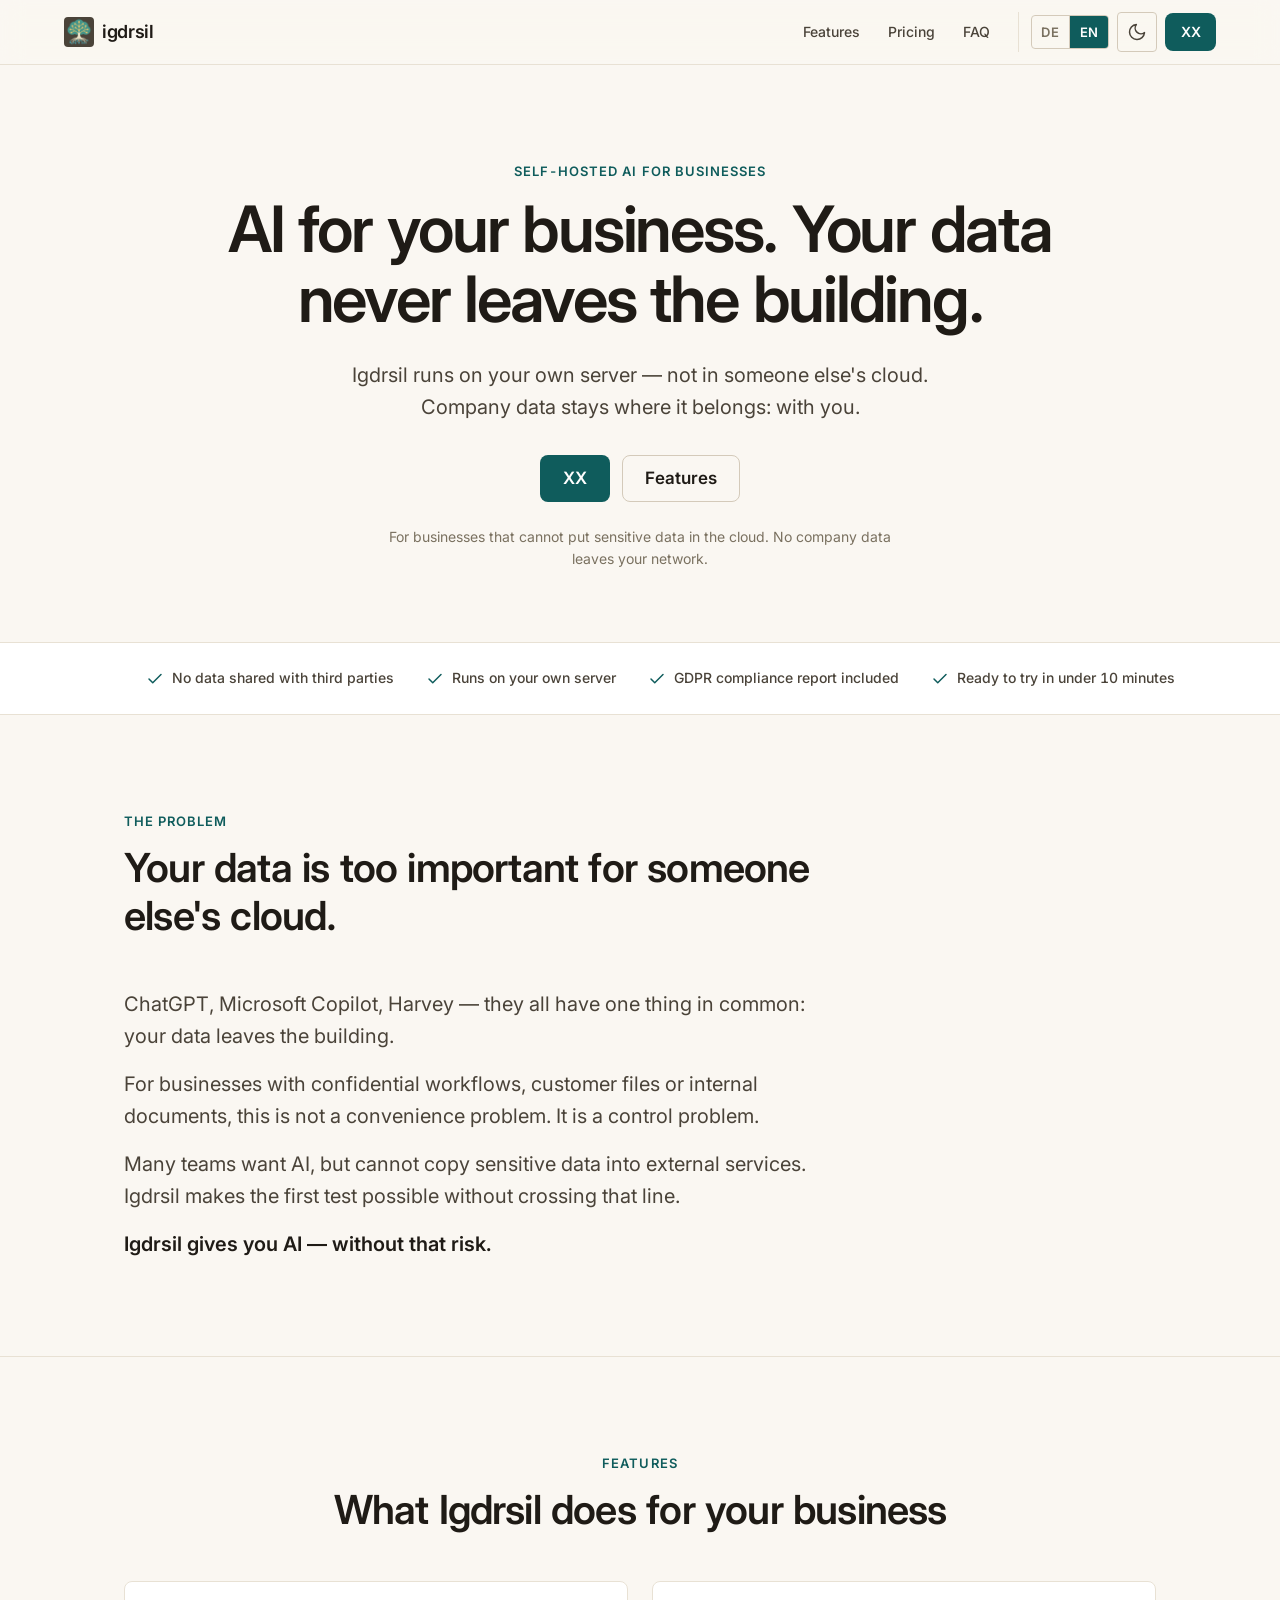
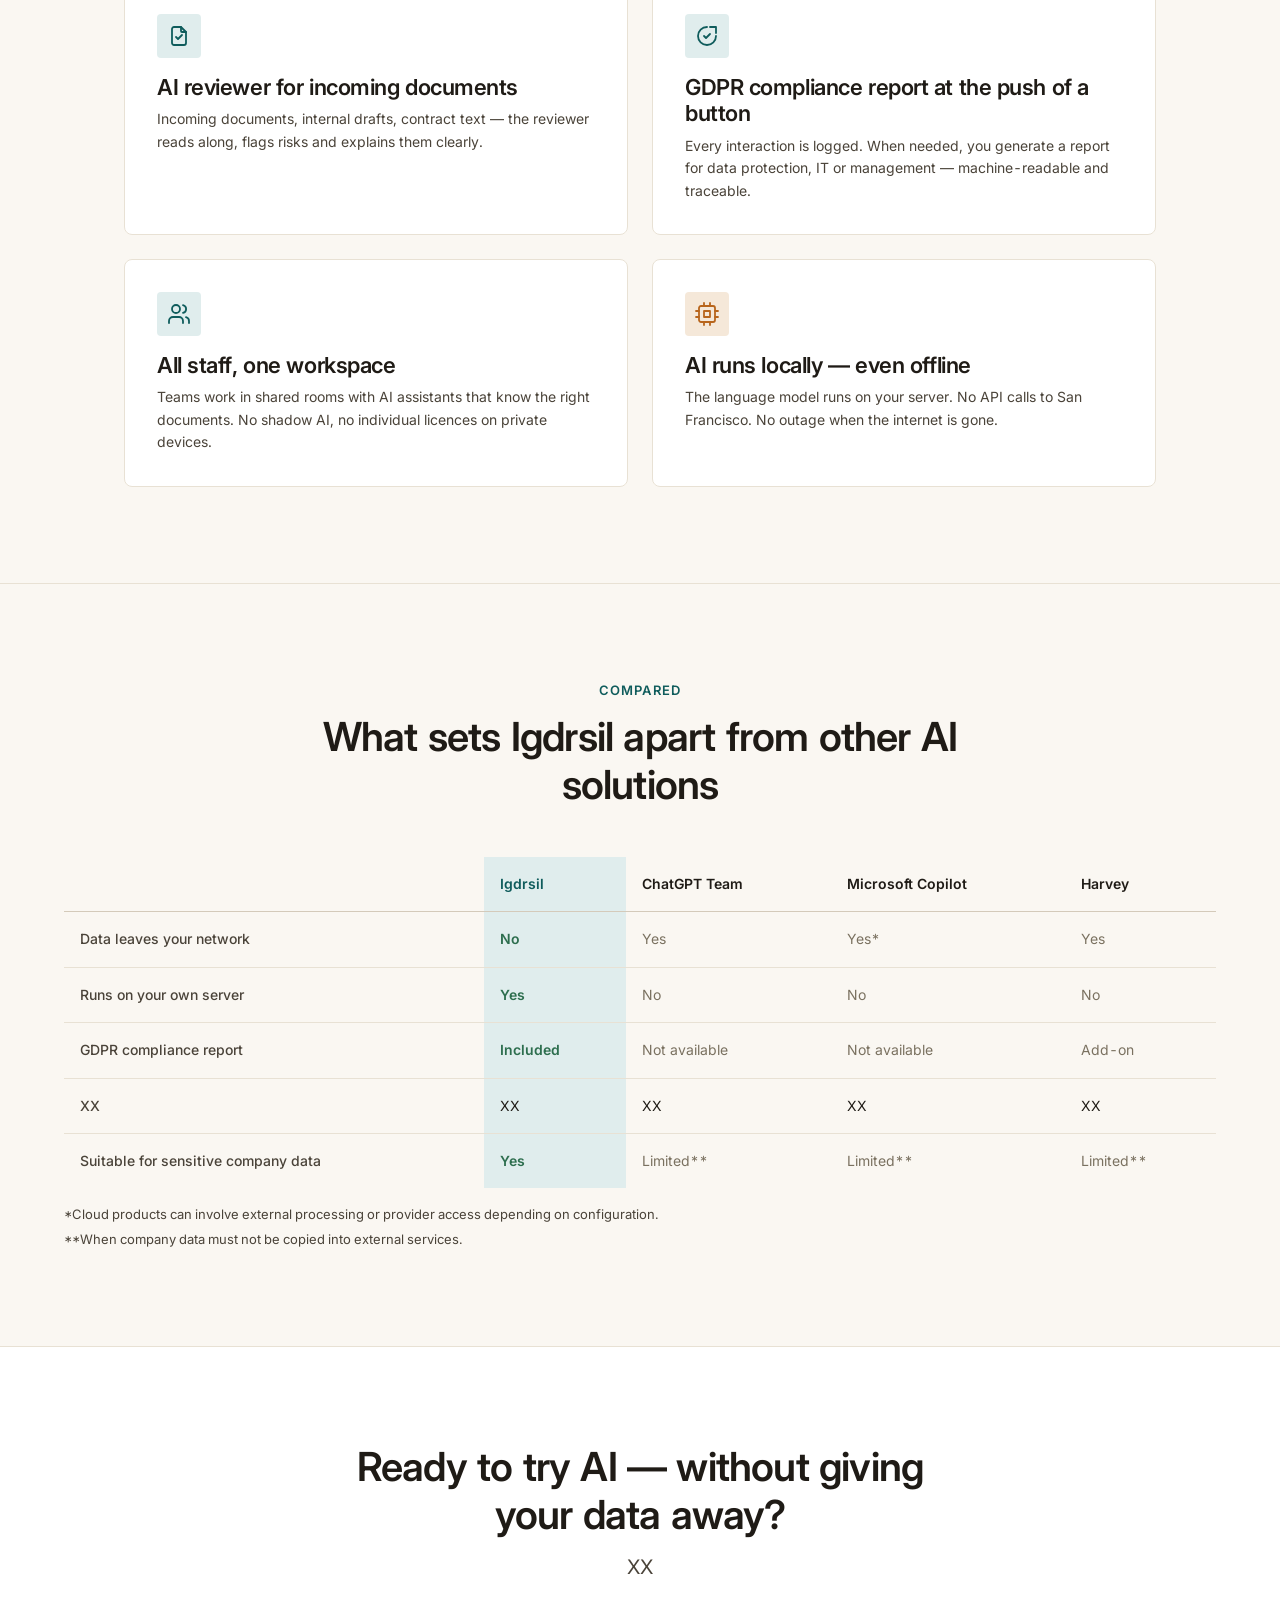
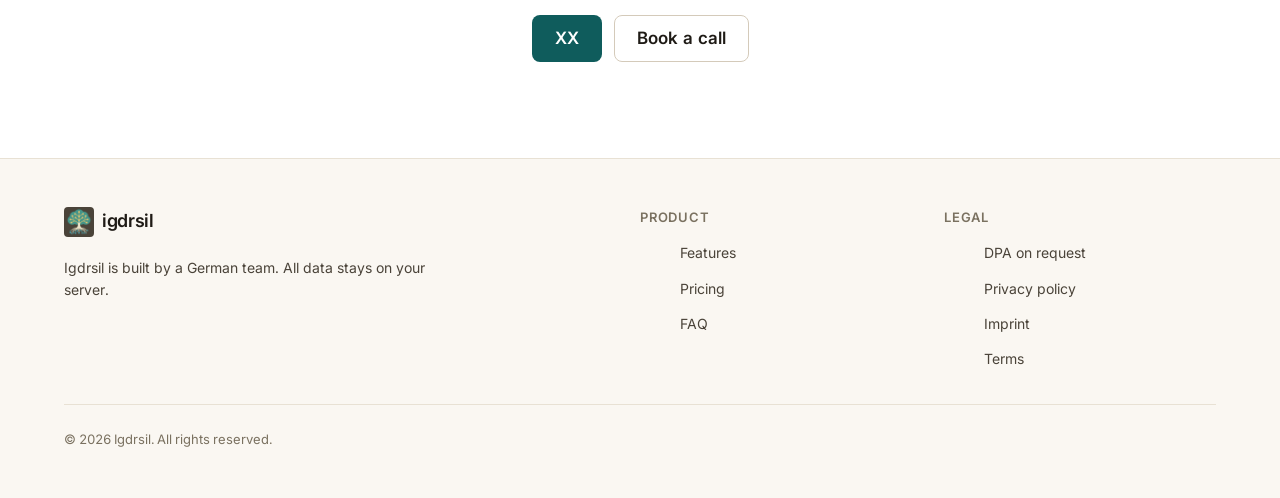
<file: docs/index.html>
<!DOCTYPE html>
<html lang="de" data-fallback-title="Igdrsil — KI für Ihr Unternehmen">
<head>
  <meta charset="UTF-8" />
  <meta name="viewport" content="width=device-width, initial-scale=1" />
  <title>Igdrsil — KI für Ihr Unternehmen. Ihre Daten verlassen das Haus nicht.</title>
  <meta name="description" content="Selbst gehostete KI für Unternehmen. Igdrsil läuft auf Ihrem eigenen Server — Unternehmensdaten verlassen Ihr Netzwerk nicht." />
  <link rel="icon" type="image/png" href="assets/img/logo.png" />
  <!-- Apply stored theme before paint to avoid flash -->
  <script>
    (function () {
      try {
        var t = localStorage.getItem("igdrsil-theme");
        if (t === "light" || t === "dark") document.documentElement.setAttribute("data-theme", t);
      } catch (e) {}
    })();
  </script>
  <link rel="preconnect" href="https://fonts.googleapis.com" />
  <link rel="preconnect" href="https://fonts.gstatic.com" crossorigin />
  <link href="https://fonts.googleapis.com/css2?family=Inter:wght@400;500;600&family=JetBrains+Mono:wght@400;500&display=swap" rel="stylesheet" />
  <link rel="stylesheet" href="assets/css/tokens.css" />
  <link rel="stylesheet" href="assets/css/styles.css" />
</head>
<body data-i18n-title="page.home.title">
  <a href="#main" class="skip-link" data-i18n="nav.menu">Zum Inhalt springen</a>

  <!-- ==================== HEADER ==================== -->
  <header class="header">
    <div class="container container--wide header__inner">
      <a href="index.html" class="brand" aria-label="Igdrsil">
        <img src="assets/img/logo.png" alt="" class="brand__logo" />
        <span class="brand__word">igdrsil</span>
      </a>

      <nav class="nav" aria-label="Hauptnavigation">
        <div class="nav__links" id="nav-links">
          <a class="nav__link" href="features.html" data-i18n="nav.features">Funktionen</a>
          <a class="nav__link" href="pricing.html" data-i18n="nav.pricing">Preise</a>
          <a class="nav__link" href="faq.html" data-i18n="nav.faq">FAQ</a>
        </div>

        <div class="nav__tools">
          <div class="lang" role="group" aria-label="Sprache / Language">
            <button class="lang__btn" type="button" data-lang="de" aria-pressed="true">DE</button>
            <button class="lang__btn" type="button" data-lang="en" aria-pressed="false">EN</button>
          </div>

          <button class="icon-btn" type="button" data-theme-toggle
                  data-i18n-attr="aria-label:nav.theme" aria-label="Darstellung wechseln">
            <svg class="theme-moon" viewBox="0 0 24 24" fill="none" stroke="currentColor" stroke-width="1.8" stroke-linecap="round" stroke-linejoin="round" aria-hidden="true"><path d="M21 12.8A9 9 0 1 1 11.2 3a7 7 0 0 0 9.8 9.8Z"/></svg>
            <svg class="theme-sun" viewBox="0 0 24 24" fill="none" stroke="currentColor" stroke-width="1.8" stroke-linecap="round" stroke-linejoin="round" aria-hidden="true"><circle cx="12" cy="12" r="4"/><path d="M12 2v2M12 20v2M4.9 4.9l1.4 1.4M17.7 17.7l1.4 1.4M2 12h2M20 12h2M4.9 19.1l1.4-1.4M17.7 6.3l1.4-1.4"/></svg>
          </button>

          <a class="btn btn--primary btn--sm nav__cta-desktop" href="pricing.html" data-i18n="nav.cta">XX</a>

          <button class="icon-btn nav__burger" type="button" aria-expanded="false"
                  aria-controls="nav-links" data-i18n-attr="aria-label:nav.menu" aria-label="Menü">
            <svg class="icon-open" viewBox="0 0 24 24" fill="none" stroke="currentColor" stroke-width="1.8" stroke-linecap="round" aria-hidden="true"><path d="M3 6h18M3 12h18M3 18h18"/></svg>
            <svg class="icon-close" viewBox="0 0 24 24" fill="none" stroke="currentColor" stroke-width="1.8" stroke-linecap="round" aria-hidden="true"><path d="M6 6l12 12M18 6L6 18"/></svg>
          </button>
        </div>
      </nav>
    </div>
  </header>

  <main id="main">
    <!-- ==================== HERO ==================== -->
    <section class="hero">
      <div class="container">
        <div class="hero__inner">
          <p class="eyebrow" data-i18n="home.hero.eyebrow">Selbst gehostete KI für Unternehmen</p>
          <h1 data-i18n="home.hero.title">KI für Ihr Unternehmen. Ihre Daten verlassen das Haus nicht.</h1>
          <p class="hero__sub" data-i18n="home.hero.sub">Igdrsil läuft auf Ihrem eigenen Server — nicht in einer fremden Cloud. Unternehmensdaten bleiben dort, wo sie hingehören: bei Ihnen.</p>
          <div class="hero__ctas">
            <a class="btn btn--primary" href="pricing.html" data-i18n="home.hero.ctaPrimary">XX</a>
            <a class="btn btn--secondary" href="features.html" data-i18n="nav.features">Funktionen</a>
          </div>
          <p class="hero__proof" data-i18n="home.hero.proof">Für Unternehmen, die sensible Daten nicht in die Cloud geben können. Keine Unternehmensdaten verlassen Ihr Netzwerk.</p>
        </div>
      </div>
    </section>

    <!-- ==================== TRUST BAR ==================== -->
    <section class="trustbar" aria-label="Vertrauenssignale">
      <div class="container container--wide">
        <ul class="trustbar__list">
          <li class="trustbar__item"><svg viewBox="0 0 24 24" fill="none" stroke="currentColor" stroke-width="2" stroke-linecap="round" stroke-linejoin="round" aria-hidden="true"><path d="M20 6 9 17l-5-5"/></svg><span data-i18n="trust.1">Keine Datenweitergabe an Dritte</span></li>
          <li class="trustbar__item"><svg viewBox="0 0 24 24" fill="none" stroke="currentColor" stroke-width="2" stroke-linecap="round" stroke-linejoin="round" aria-hidden="true"><path d="M20 6 9 17l-5-5"/></svg><span data-i18n="trust.2">Läuft auf Ihrem Server</span></li>
          <li class="trustbar__item"><svg viewBox="0 0 24 24" fill="none" stroke="currentColor" stroke-width="2" stroke-linecap="round" stroke-linejoin="round" aria-hidden="true"><path d="M20 6 9 17l-5-5"/></svg><span data-i18n="trust.3">DSGVO-Compliance-Bericht inklusive</span></li>
          <li class="trustbar__item"><svg viewBox="0 0 24 24" fill="none" stroke="currentColor" stroke-width="2" stroke-linecap="round" stroke-linejoin="round" aria-hidden="true"><path d="M20 6 9 17l-5-5"/></svg><span data-i18n="trust.4">In unter 10 Minuten bereit zum Testen</span></li>
        </ul>
      </div>
    </section>

    <!-- ==================== PROBLEM ==================== -->
    <section class="section">
      <div class="container">
        <div class="section__head reveal">
          <p class="eyebrow" data-i18n="problem.eyebrow">Das Problem</p>
          <h2 data-i18n="problem.title">Ihre Daten sind zu wichtig für fremde Clouds.</h2>
        </div>
        <div class="problem__body reveal">
          <p data-i18n="problem.p1">ChatGPT, Microsoft Copilot, Harvey — alle haben eines gemeinsam: Ihre Daten verlassen das Gebäude.</p>
          <p data-i18n="problem.p2">Für Unternehmen mit vertraulichen Vorgängen, Kundenakten oder internen Dokumenten ist das kein Komfortproblem. Es ist ein Kontrollproblem.</p>
          <p data-i18n="problem.p3">Viele Teams wollen KI nutzen, dürfen aber sensible Daten nicht in externe Dienste kopieren. Igdrsil macht den ersten Test möglich, ohne diese Grenze zu überschreiten.</p>
          <p class="kicker" data-i18n="problem.p4">Igdrsil gibt Ihnen KI — ohne dieses Risiko.</p>
        </div>
      </div>
    </section>

    <!-- ==================== FEATURES ==================== -->
    <section class="section">
      <div class="container">
        <div class="section__head section__head--center reveal">
          <p class="eyebrow" data-i18n="features.eyebrow">Funktionen</p>
          <h2 data-i18n="features.title">Was Igdrsil für Ihr Unternehmen tut</h2>
        </div>
        <div class="feature-grid">
          <div class="feature-card reveal">
            <span class="feature-card__icon"><svg viewBox="0 0 24 24" fill="none" stroke="currentColor" stroke-width="1.8" stroke-linecap="round" stroke-linejoin="round" aria-hidden="true"><path d="M14 3v4a1 1 0 0 0 1 1h4"/><path d="M17 21H7a2 2 0 0 1-2-2V5a2 2 0 0 1 2-2h7l5 5v11a2 2 0 0 1-2 2Z"/><path d="M9 13l2 2 4-4"/></svg></span>
            <h3 data-i18n="feat.1.t">KI-Reviewer für eingehende Dokumente</h3>
            <p data-i18n="feat.1.d">Eingehende Dokumente, interne Entwürfe, Vertragstexte — der Reviewer liest mit, markiert Risiken und erklärt sie verständlich.</p>
          </div>
          <div class="feature-card reveal">
            <span class="feature-card__icon"><svg viewBox="0 0 24 24" fill="none" stroke="currentColor" stroke-width="1.8" stroke-linecap="round" stroke-linejoin="round" aria-hidden="true"><path d="M9 12l2 2 4-4"/><path d="M12 3a9 9 0 1 0 9 9"/><path d="M15 3h6v6"/></svg></span>
            <h3 data-i18n="feat.2.t">DSGVO-Compliance-Bericht auf Knopfdruck</h3>
            <p data-i18n="feat.2.d">Jede Interaktion wird protokolliert. Bei Bedarf generieren Sie einen Bericht für Datenschutz, IT oder Geschäftsführung — maschinenlesbar und nachvollziehbar.</p>
          </div>
          <div class="feature-card reveal">
            <span class="feature-card__icon"><svg viewBox="0 0 24 24" fill="none" stroke="currentColor" stroke-width="1.8" stroke-linecap="round" stroke-linejoin="round" aria-hidden="true"><path d="M16 3.1a4 4 0 0 1 0 7.8"/><path d="M22 21v-2a4 4 0 0 0-3-3.9"/><circle cx="9" cy="7" r="4"/><path d="M2 21v-2a4 4 0 0 1 4-4h6a4 4 0 0 1 4 4v2"/></svg></span>
            <h3 data-i18n="feat.3.t">Alle Mitarbeiter, ein Arbeitsraum</h3>
            <p data-i18n="feat.3.d">Teams arbeiten in gemeinsamen Räumen mit KI-Assistenten, die die richtigen Dokumente kennen. Keine Schatten-KI, keine Einzellizenzen auf Privatgeräten.</p>
          </div>
          <div class="feature-card feature-card--ai reveal">
            <span class="feature-card__icon"><svg viewBox="0 0 24 24" fill="none" stroke="currentColor" stroke-width="1.8" stroke-linecap="round" stroke-linejoin="round" aria-hidden="true"><rect x="4" y="4" width="16" height="16" rx="2"/><rect x="9" y="9" width="6" height="6"/><path d="M9 1v3M15 1v3M9 20v3M15 20v3M1 9h3M1 15h3M20 9h3M20 15h3"/></svg></span>
            <h3 data-i18n="feat.4.t">KI läuft lokal — auch offline</h3>
            <p data-i18n="feat.4.d">Das Sprachmodell läuft auf Ihrem Server. Keine API-Anfragen nach San Francisco. Kein Ausfall wenn das Internet weg ist.</p>
          </div>
        </div>
      </div>
    </section>

    <!-- ==================== COMPARISON (condensed) ==================== -->
    <section class="section">
      <div class="container container--wide">
        <div class="section__head section__head--center reveal">
          <p class="eyebrow" data-i18n="cmp.eyebrow">Im Vergleich</p>
          <h2 data-i18n="cmp.title">Was Igdrsil von anderen KI-Lösungen unterscheidet</h2>
        </div>
        <div class="table-wrap reveal">
          <table class="cmp-table">
            <colgroup><col /><col class="col-igdrsil" /><col /><col /><col /></colgroup>
            <thead>
              <tr>
                <th scope="col" data-i18n="cmp.col.feature"></th>
                <th scope="col" class="cell-igdrsil" data-i18n="cmp.col.igdrsil">Igdrsil</th>
                <th scope="col" data-i18n="cmp.col.chatgpt">ChatGPT Team</th>
                <th scope="col" data-i18n="cmp.col.copilot">Microsoft Copilot</th>
                <th scope="col" data-i18n="cmp.col.harvey">Harvey</th>
              </tr>
            </thead>
            <tbody>
              <tr>
                <th scope="row" data-i18n="cmp.row1">Daten verlassen Ihr Netzwerk</th>
                <td class="cell-igdrsil cell-yes"><span data-i18n="cmp.r1.igdrsil">Nein</span></td>
                <td class="cell-no"><span data-i18n="cmp.r1.chatgpt">Ja</span></td>
                <td class="cell-no"><span data-i18n="cmp.r1.copilot">Ja*</span></td>
                <td class="cell-no"><span data-i18n="cmp.r1.harvey">Ja</span></td>
              </tr>
              <tr>
                <th scope="row" data-i18n="cmp.row2">Läuft auf Ihrem Server</th>
                <td class="cell-igdrsil cell-yes"><span data-i18n="cmp.r2.igdrsil">Ja</span></td>
                <td class="cell-no"><span data-i18n="cmp.r2.chatgpt">Nein</span></td>
                <td class="cell-no"><span data-i18n="cmp.r2.copilot">Nein</span></td>
                <td class="cell-no"><span data-i18n="cmp.r2.harvey">Nein</span></td>
              </tr>
              <tr>
                <th scope="row" data-i18n="cmp.row3">DSGVO-Compliance-Bericht</th>
                <td class="cell-igdrsil cell-yes"><span data-i18n="cmp.r3.igdrsil">Inklusive</span></td>
                <td class="cell-no"><span data-i18n="cmp.r3.chatgpt">Nicht vorhanden</span></td>
                <td class="cell-no"><span data-i18n="cmp.r3.copilot">Nicht vorhanden</span></td>
                <td class="cell-no"><span data-i18n="cmp.r3.harvey">Add-on</span></td>
              </tr>
              <tr>
                <th scope="row" data-i18n="cmp.row4">XX</th>
                <td class="cell-igdrsil"><span data-i18n="cmp.r4.igdrsil">XX</span></td>
                <td><span data-i18n="cmp.r4.chatgpt">XX</span></td>
                <td><span data-i18n="cmp.r4.copilot">XX</span></td>
                <td><span data-i18n="cmp.r4.harvey">XX</span></td>
              </tr>
              <tr>
                <th scope="row" data-i18n="cmp.row5">Für sensible Unternehmensdaten geeignet</th>
                <td class="cell-igdrsil cell-yes"><span data-i18n="cmp.r5.igdrsil">Ja</span></td>
                <td class="cell-no"><span data-i18n="cmp.r5.chatgpt">Eingeschränkt**</span></td>
                <td class="cell-no"><span data-i18n="cmp.r5.copilot">Eingeschränkt**</span></td>
                <td class="cell-no"><span data-i18n="cmp.r5.harvey">Eingeschränkt**</span></td>
              </tr>
            </tbody>
          </table>
        </div>
        <div class="cmp-foot reveal">
          <p data-i18n="cmp.foot1">*Cloud-Angebote können je nach Konfiguration externe Verarbeitung oder Anbieterzugriff enthalten.</p>
          <p data-i18n="cmp.foot2">**Wenn Unternehmensdaten nicht in externe Dienste kopiert werden dürfen.</p>
        </div>
      </div>
    </section>

    <!-- ==================== FINAL CTA ==================== -->
    <section class="section cta-band">
      <div class="container">
        <div class="cta-band__inner reveal">
          <h2 data-i18n="cta.title">Bereit, KI zu testen — ohne Ihre Daten wegzugeben?</h2>
          <p class="lead" data-i18n="cta.sub">XX</p>
          <div class="cta-band__ctas">
            <a class="btn btn--primary" href="pricing.html" data-i18n="cta.primary">XX</a>
            <a class="btn btn--secondary" href="pricing.html#enterprise" data-i18n="cta.secondary">Gespräch vereinbaren</a>
          </div>
        </div>
      </div>
    </section>
  </main>

  <!-- ==================== FOOTER ==================== -->
  <footer class="footer">
    <div class="container container--wide">
      <div class="footer__grid">
        <div class="footer__brand">
          <a href="index.html" class="brand" aria-label="Igdrsil">
            <img src="assets/img/logo.png" alt="" class="brand__logo" />
            <span class="brand__word">igdrsil</span>
          </a>
          <p class="footer__tagline" data-i18n="footer.tagline">Igdrsil wird entwickelt von einem deutschen Team. Alle Daten bleiben auf Ihrem Server.</p>
        </div>
        <div class="footer__col">
          <h4 data-i18n="footer.product">Produkt</h4>
          <ul>
            <li><a href="features.html" data-i18n="nav.features">Funktionen</a></li>
            <li><a href="pricing.html" data-i18n="nav.pricing">Preise</a></li>
            <li><a href="faq.html" data-i18n="nav.faq">FAQ</a></li>
          </ul>
        </div>
        <div class="footer__col">
          <h4 data-i18n="footer.legal">Rechtliches</h4>
          <ul>
            <li><a href="#" data-i18n="footer.avv">AVV auf Anfrage</a></li>
            <li><a href="#" data-i18n="footer.privacy">Datenschutzerklärung</a></li>
            <li><a href="#" data-i18n="footer.imprint">Impressum</a></li>
            <li><a href="#" data-i18n="footer.terms">AGB</a></li>
          </ul>
        </div>
      </div>
      <div class="footer__bottom">
        <span data-i18n="footer.copyright">© 2026 Igdrsil. Alle Rechte vorbehalten.</span>
      </div>
    </div>
  </footer>

  <script src="assets/i18n/strings.js"></script>
  <script src="assets/js/main.js"></script>
</body>
</html>
</file>
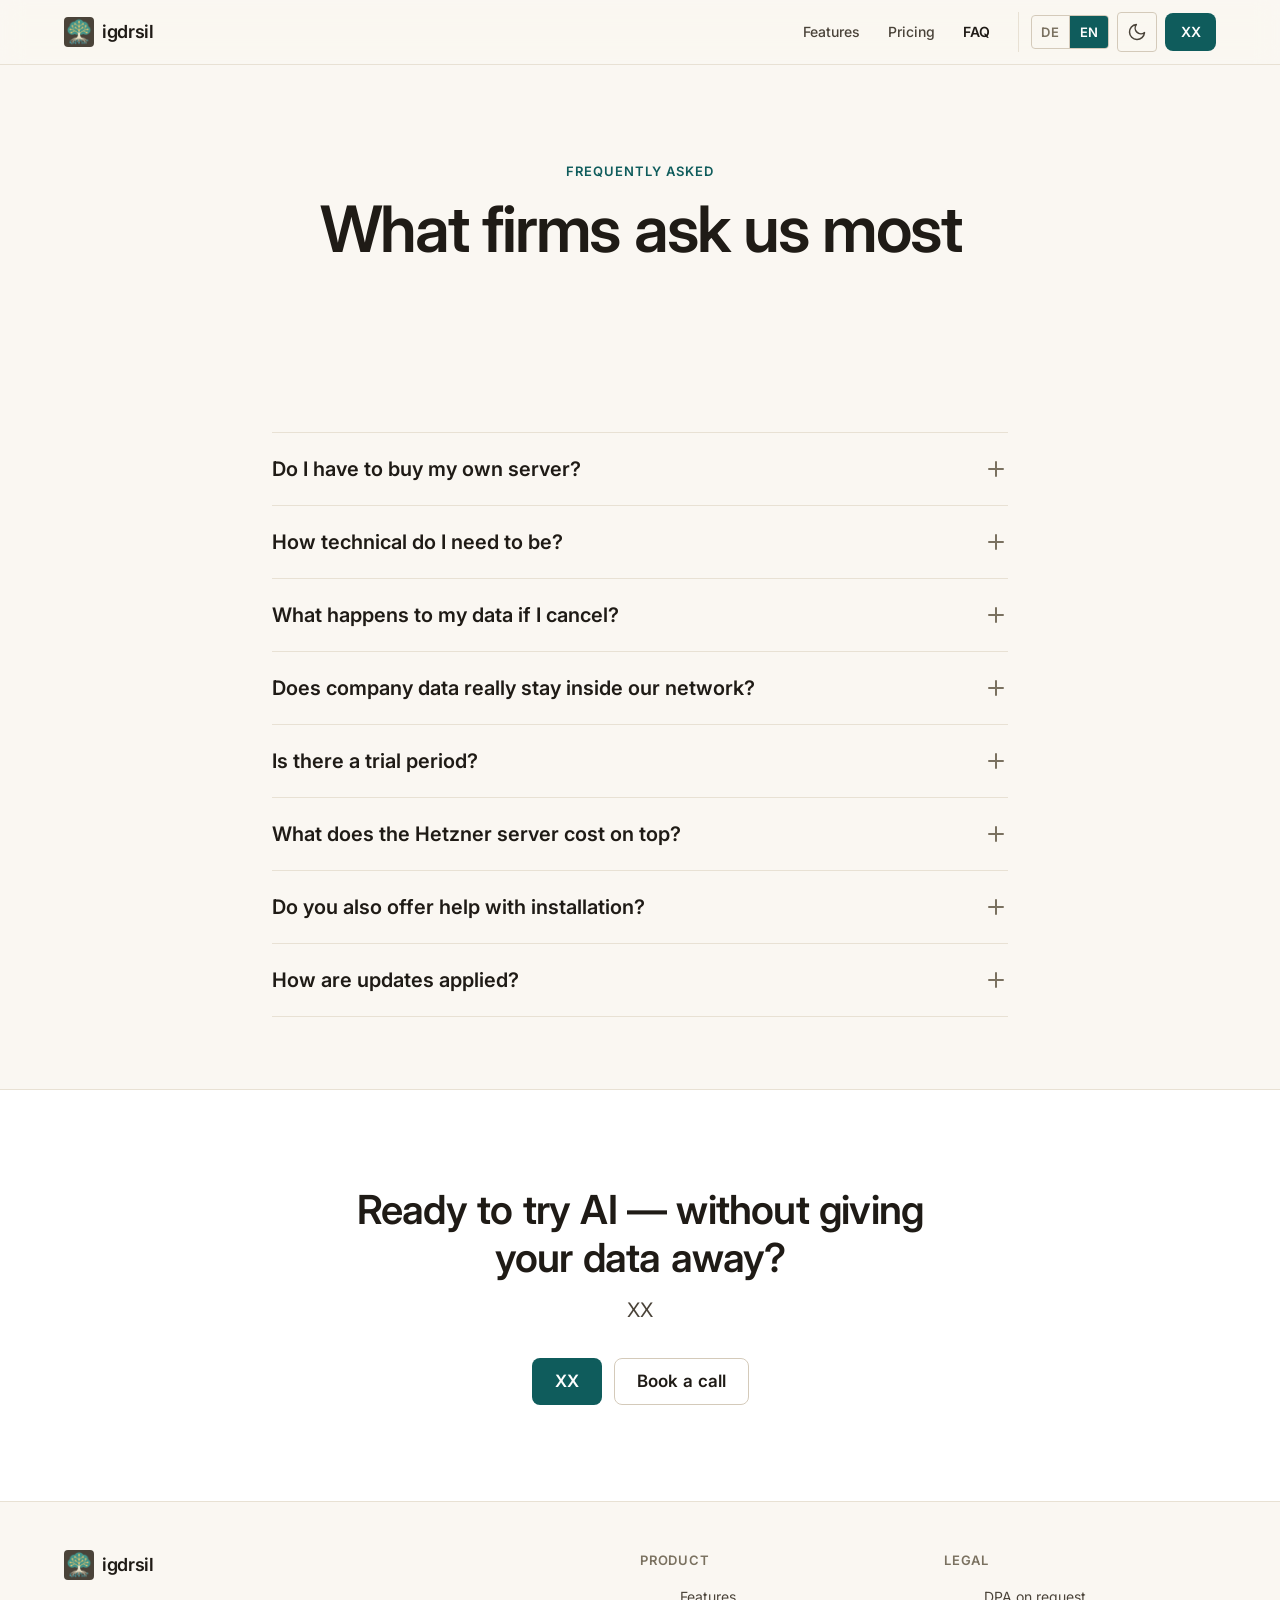
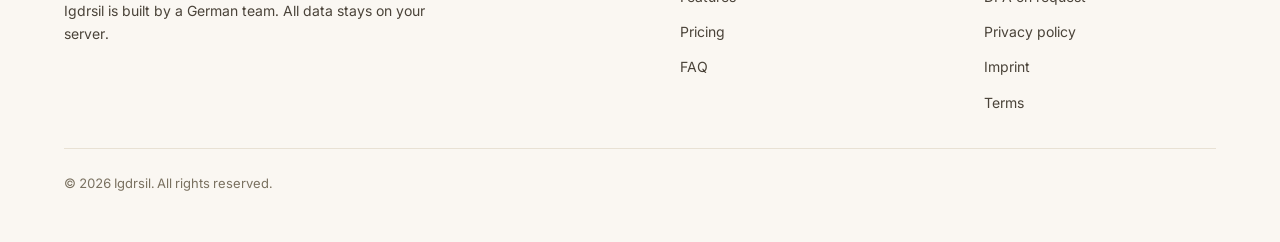
<file: docs/faq.html>
<!DOCTYPE html>
<html lang="de" data-fallback-title="FAQ — Igdrsil">
<head>
  <meta charset="UTF-8" />
  <meta name="viewport" content="width=device-width, initial-scale=1" />
  <title>FAQ — Igdrsil</title>
  <meta name="description" content="Antworten auf häufige Fragen zu Igdrsil: Server, Installation, Datenschutz, Testphase und Updates." />
  <link rel="icon" type="image/png" href="assets/img/logo.png" />
  <script>
    (function () {
      try {
        var t = localStorage.getItem("igdrsil-theme");
        if (t === "light" || t === "dark") document.documentElement.setAttribute("data-theme", t);
      } catch (e) {}
    })();
  </script>
  <link rel="preconnect" href="https://fonts.googleapis.com" />
  <link rel="preconnect" href="https://fonts.gstatic.com" crossorigin />
  <link href="https://fonts.googleapis.com/css2?family=Inter:wght@400;500;600&family=JetBrains+Mono:wght@400;500&display=swap" rel="stylesheet" />
  <link rel="stylesheet" href="assets/css/tokens.css" />
  <link rel="stylesheet" href="assets/css/styles.css" />
</head>
<body data-i18n-title="page.faq.title">
  <a href="#main" class="skip-link">Zum Inhalt springen</a>

  <header class="header">
    <div class="container container--wide header__inner">
      <a href="index.html" class="brand" aria-label="Igdrsil">
        <img src="assets/img/logo.png" alt="" class="brand__logo" />
        <span class="brand__word">igdrsil</span>
      </a>
      <nav class="nav" aria-label="Hauptnavigation">
        <div class="nav__links" id="nav-links">
          <a class="nav__link" href="features.html" data-i18n="nav.features">Funktionen</a>
          <a class="nav__link" href="pricing.html" data-i18n="nav.pricing">Preise</a>
          <a class="nav__link" href="faq.html" aria-current="page" data-i18n="nav.faq">FAQ</a>
        </div>
        <div class="nav__tools">
          <div class="lang" role="group" aria-label="Sprache / Language">
            <button class="lang__btn" type="button" data-lang="de" aria-pressed="true">DE</button>
            <button class="lang__btn" type="button" data-lang="en" aria-pressed="false">EN</button>
          </div>
          <button class="icon-btn" type="button" data-theme-toggle data-i18n-attr="aria-label:nav.theme" aria-label="Darstellung wechseln">
            <svg class="theme-moon" viewBox="0 0 24 24" fill="none" stroke="currentColor" stroke-width="1.8" stroke-linecap="round" stroke-linejoin="round" aria-hidden="true"><path d="M21 12.8A9 9 0 1 1 11.2 3a7 7 0 0 0 9.8 9.8Z"/></svg>
            <svg class="theme-sun" viewBox="0 0 24 24" fill="none" stroke="currentColor" stroke-width="1.8" stroke-linecap="round" stroke-linejoin="round" aria-hidden="true"><circle cx="12" cy="12" r="4"/><path d="M12 2v2M12 20v2M4.9 4.9l1.4 1.4M17.7 17.7l1.4 1.4M2 12h2M20 12h2M4.9 19.1l1.4-1.4M17.7 6.3l1.4-1.4"/></svg>
          </button>
          <a class="btn btn--primary btn--sm nav__cta-desktop" href="pricing.html" data-i18n="nav.cta">XX</a>
          <button class="icon-btn nav__burger" type="button" aria-expanded="false" aria-controls="nav-links" data-i18n-attr="aria-label:nav.menu" aria-label="Menü">
            <svg class="icon-open" viewBox="0 0 24 24" fill="none" stroke="currentColor" stroke-width="1.8" stroke-linecap="round" aria-hidden="true"><path d="M3 6h18M3 12h18M3 18h18"/></svg>
            <svg class="icon-close" viewBox="0 0 24 24" fill="none" stroke="currentColor" stroke-width="1.8" stroke-linecap="round" aria-hidden="true"><path d="M6 6l12 12M18 6L6 18"/></svg>
          </button>
        </div>
      </nav>
    </div>
  </header>

  <main id="main">
    <section class="hero section--tight">
      <div class="container">
        <div class="hero__inner">
          <p class="eyebrow" data-i18n="faq.eyebrow">Häufige Fragen</p>
          <h1 data-i18n="faq.title">Was Unternehmen uns am häufigsten fragen</h1>
        </div>
      </div>
    </section>

    <section class="section section--tight">
      <div class="container">
        <div class="faq-list">
          <!-- 1 -->
          <div class="faq-item reveal">
            <h2 style="margin:0"><button class="faq-item__q" type="button" aria-expanded="false" aria-controls="f1">
              <span data-i18n="faq.q1">Muss ich einen eigenen Server kaufen?</span>
              <svg class="faq-item__icon" viewBox="0 0 24 24" fill="none" stroke="currentColor" stroke-width="2" stroke-linecap="round" aria-hidden="true"><path d="M12 5v14M5 12h14"/></svg>
            </button></h2>
            <div class="faq-item__a" id="f1" role="region"><div class="faq-item__a-inner"><p data-i18n="faq.a1">XX</p></div></div>
          </div>
          <!-- 2 -->
          <div class="faq-item reveal">
            <h2 style="margin:0"><button class="faq-item__q" type="button" aria-expanded="false" aria-controls="f2">
              <span data-i18n="faq.q2">Wie technisch muss ich sein?</span>
              <svg class="faq-item__icon" viewBox="0 0 24 24" fill="none" stroke="currentColor" stroke-width="2" stroke-linecap="round" aria-hidden="true"><path d="M12 5v14M5 12h14"/></svg>
            </button></h2>
            <div class="faq-item__a" id="f2" role="region"><div class="faq-item__a-inner"><p data-i18n="faq.a2">Sie müssen einen Link anklicken, eine Zeile kopieren und Enter drücken. In unter 10 Minuten ist Igdrsil bereit zum Testen. Wir führen Sie Schritt für Schritt durch — mit Screenshots, auf Deutsch.</p></div></div>
          </div>
          <!-- 3 -->
          <div class="faq-item reveal">
            <h2 style="margin:0"><button class="faq-item__q" type="button" aria-expanded="false" aria-controls="f3">
              <span data-i18n="faq.q3">Was passiert mit meinen Daten wenn ich kündige?</span>
              <svg class="faq-item__icon" viewBox="0 0 24 24" fill="none" stroke="currentColor" stroke-width="2" stroke-linecap="round" aria-hidden="true"><path d="M12 5v14M5 12h14"/></svg>
            </button></h2>
            <div class="faq-item__a" id="f3" role="region"><div class="faq-item__a-inner"><p data-i18n="faq.a3">Ihre Daten liegen auf Ihrem Server. Sie können sie jederzeit exportieren oder den Server einfach löschen. Wir haben keinen Zugriff, also gibt es nichts was wir „zurückhalten“ könnten.</p></div></div>
          </div>
          <!-- 4 -->
          <div class="faq-item reveal">
            <h2 style="margin:0"><button class="faq-item__q" type="button" aria-expanded="false" aria-controls="f4">
              <span data-i18n="faq.q4">Bleiben Unternehmensdaten wirklich im eigenen Netzwerk?</span>
              <svg class="faq-item__icon" viewBox="0 0 24 24" fill="none" stroke="currentColor" stroke-width="2" stroke-linecap="round" aria-hidden="true"><path d="M12 5v14M5 12h14"/></svg>
            </button></h2>
            <div class="faq-item__a" id="f4" role="region"><div class="faq-item__a-inner"><p data-i18n="faq.a4">Ja. Igdrsil ist so gebaut, dass Verarbeitung auf Ihrem Server stattfindet. Wir haben keinen Zugriff auf Ihre Dokumente und Ihre Daten werden nicht an externe KI-Dienste gesendet.</p></div></div>
          </div>
          <!-- 5 -->
          <div class="faq-item reveal">
            <h2 style="margin:0"><button class="faq-item__q" type="button" aria-expanded="false" aria-controls="f5">
              <span data-i18n="faq.q5">Gibt es eine Probezeit?</span>
              <svg class="faq-item__icon" viewBox="0 0 24 24" fill="none" stroke="currentColor" stroke-width="2" stroke-linecap="round" aria-hidden="true"><path d="M12 5v14M5 12h14"/></svg>
            </button></h2>
            <div class="faq-item__a" id="f5" role="region"><div class="faq-item__a-inner"><p data-i18n="faq.a5">XX</p></div></div>
          </div>
          <!-- 6 -->
          <div class="faq-item reveal">
            <h2 style="margin:0"><button class="faq-item__q" type="button" aria-expanded="false" aria-controls="f6">
              <span data-i18n="faq.q6">Was kostet der Hetzner-Server zusätzlich?</span>
              <svg class="faq-item__icon" viewBox="0 0 24 24" fill="none" stroke="currentColor" stroke-width="2" stroke-linecap="round" aria-hidden="true"><path d="M12 5v14M5 12h14"/></svg>
            </button></h2>
            <div class="faq-item__a" id="f6" role="region"><div class="faq-item__a-inner"><p data-i18n="faq.a6">XX</p></div></div>
          </div>
          <!-- 7 -->
          <div class="faq-item reveal">
            <h2 style="margin:0"><button class="faq-item__q" type="button" aria-expanded="false" aria-controls="f7">
              <span data-i18n="faq.q7">Bieten Sie auch Unterstützung bei der Installation an?</span>
              <svg class="faq-item__icon" viewBox="0 0 24 24" fill="none" stroke="currentColor" stroke-width="2" stroke-linecap="round" aria-hidden="true"><path d="M12 5v14M5 12h14"/></svg>
            </button></h2>
            <div class="faq-item__a" id="f7" role="region"><div class="faq-item__a-inner"><p data-i18n="faq.a7">Der erste Test ist in unter 10 Minuten bereit. Wenn Sie später Unterstützung für produktiven Betrieb möchten, vermitteln wir Ihnen einen zertifizierten Partner in Ihrer Region.</p></div></div>
          </div>
          <!-- 8 -->
          <div class="faq-item reveal">
            <h2 style="margin:0"><button class="faq-item__q" type="button" aria-expanded="false" aria-controls="f8">
              <span data-i18n="faq.q8">Wie werden Updates eingespielt?</span>
              <svg class="faq-item__icon" viewBox="0 0 24 24" fill="none" stroke="currentColor" stroke-width="2" stroke-linecap="round" aria-hidden="true"><path d="M12 5v14M5 12h14"/></svg>
            </button></h2>
            <div class="faq-item__a" id="f8" role="region"><div class="faq-item__a-inner"><p data-i18n="faq.a8">Automatisch. Sie sehen im Admin-Panel wenn ein Update verfügbar ist und können es per Klick einspielen — kein SSH, keine Kommandozeile.</p></div></div>
          </div>
        </div>
      </div>
    </section>

    <section class="section cta-band">
      <div class="container">
        <div class="cta-band__inner reveal">
          <h2 data-i18n="cta.title">Bereit, KI zu testen — ohne Ihre Daten wegzugeben?</h2>
          <p class="lead" data-i18n="cta.sub">XX</p>
          <div class="cta-band__ctas">
            <a class="btn btn--primary" href="pricing.html" data-i18n="cta.primary">XX</a>
            <a class="btn btn--secondary" href="pricing.html#enterprise" data-i18n="cta.secondary">Gespräch vereinbaren</a>
          </div>
        </div>
      </div>
    </section>
  </main>

  <footer class="footer">
    <div class="container container--wide">
      <div class="footer__grid">
        <div class="footer__brand">
          <a href="index.html" class="brand" aria-label="Igdrsil">
            <img src="assets/img/logo.png" alt="" class="brand__logo" />
            <span class="brand__word">igdrsil</span>
          </a>
          <p class="footer__tagline" data-i18n="footer.tagline">Igdrsil wird entwickelt von einem deutschen Team. Alle Daten bleiben auf Ihrem Server.</p>
        </div>
        <div class="footer__col">
          <h4 data-i18n="footer.product">Produkt</h4>
          <ul>
            <li><a href="features.html" data-i18n="nav.features">Funktionen</a></li>
            <li><a href="pricing.html" data-i18n="nav.pricing">Preise</a></li>
            <li><a href="faq.html" data-i18n="nav.faq">FAQ</a></li>
          </ul>
        </div>
        <div class="footer__col">
          <h4 data-i18n="footer.legal">Rechtliches</h4>
          <ul>
            <li><a href="#" data-i18n="footer.avv">AVV auf Anfrage</a></li>
            <li><a href="#" data-i18n="footer.privacy">Datenschutzerklärung</a></li>
            <li><a href="#" data-i18n="footer.imprint">Impressum</a></li>
            <li><a href="#" data-i18n="footer.terms">AGB</a></li>
          </ul>
        </div>
      </div>
      <div class="footer__bottom">
        <span data-i18n="footer.copyright">© 2026 Igdrsil. Alle Rechte vorbehalten.</span>
      </div>
    </div>
  </footer>

  <script src="assets/i18n/strings.js"></script>
  <script src="assets/js/main.js"></script>
</body>
</html>
</file>
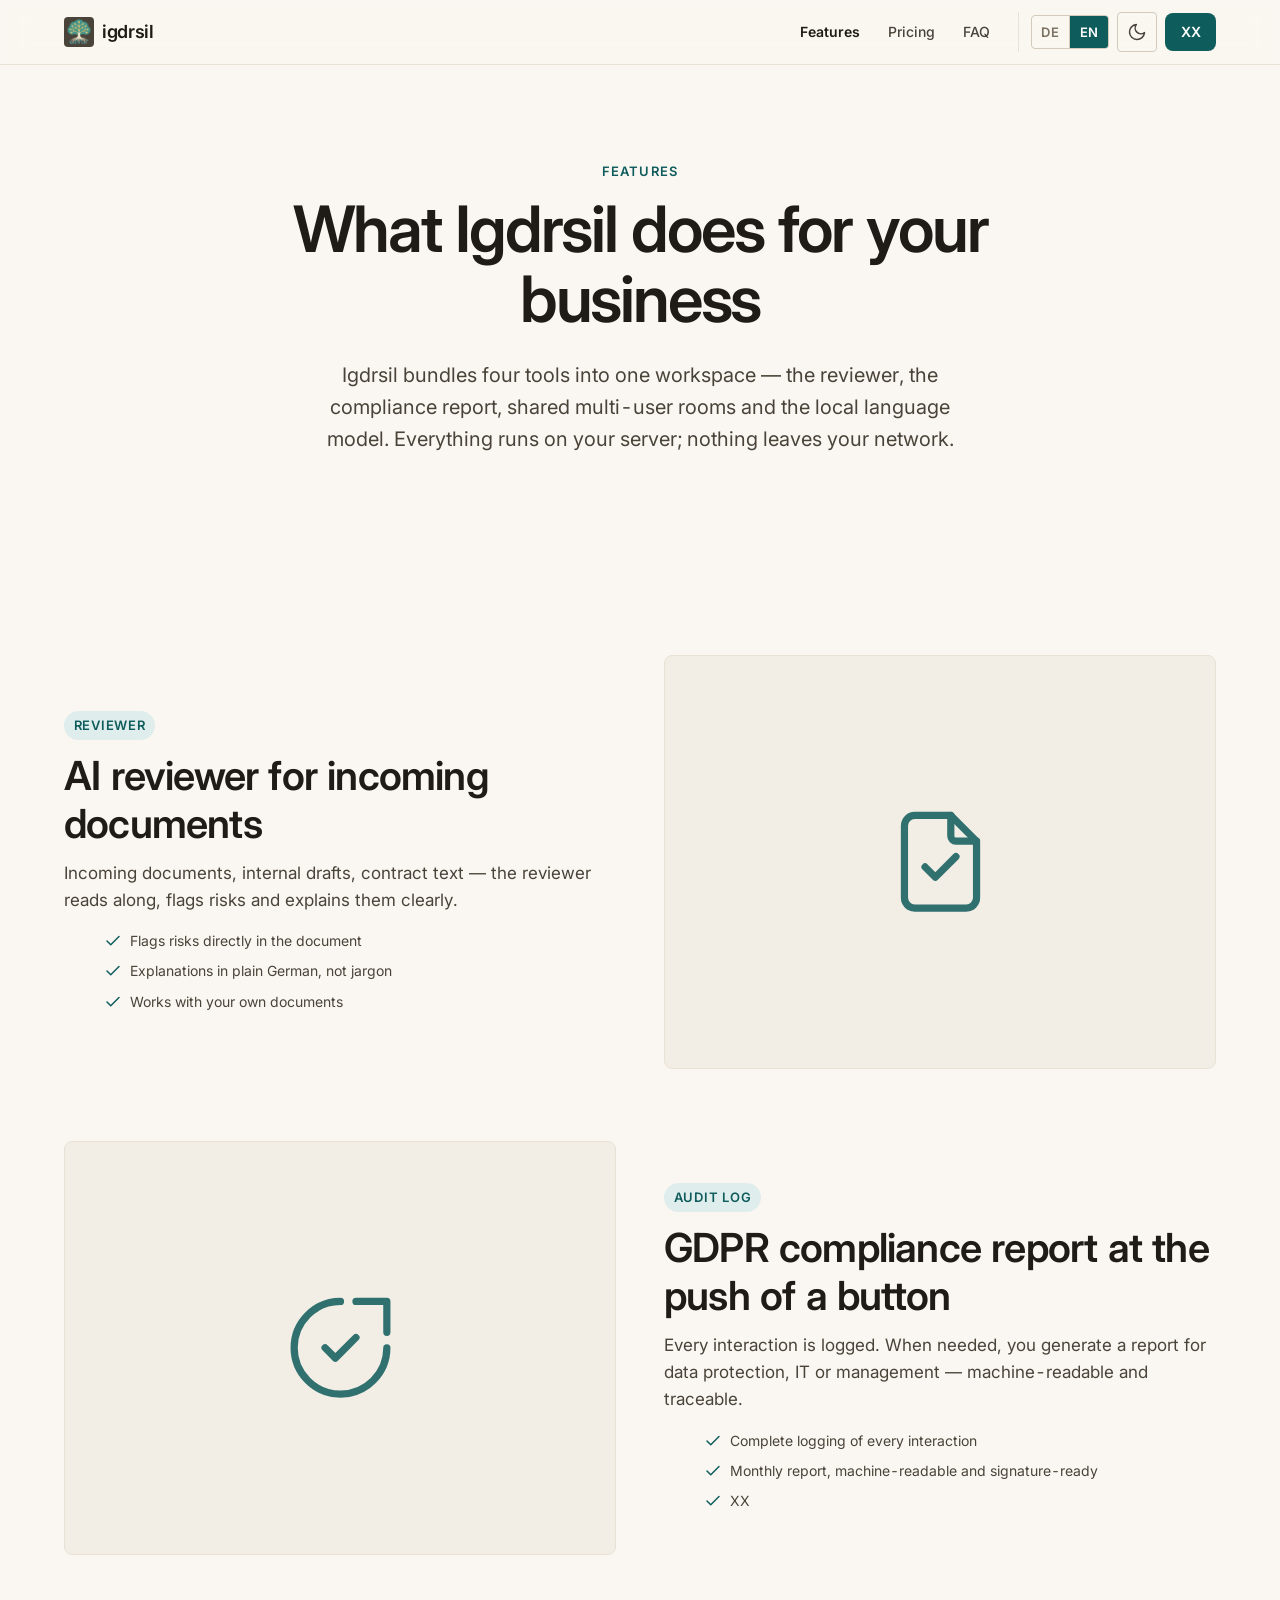
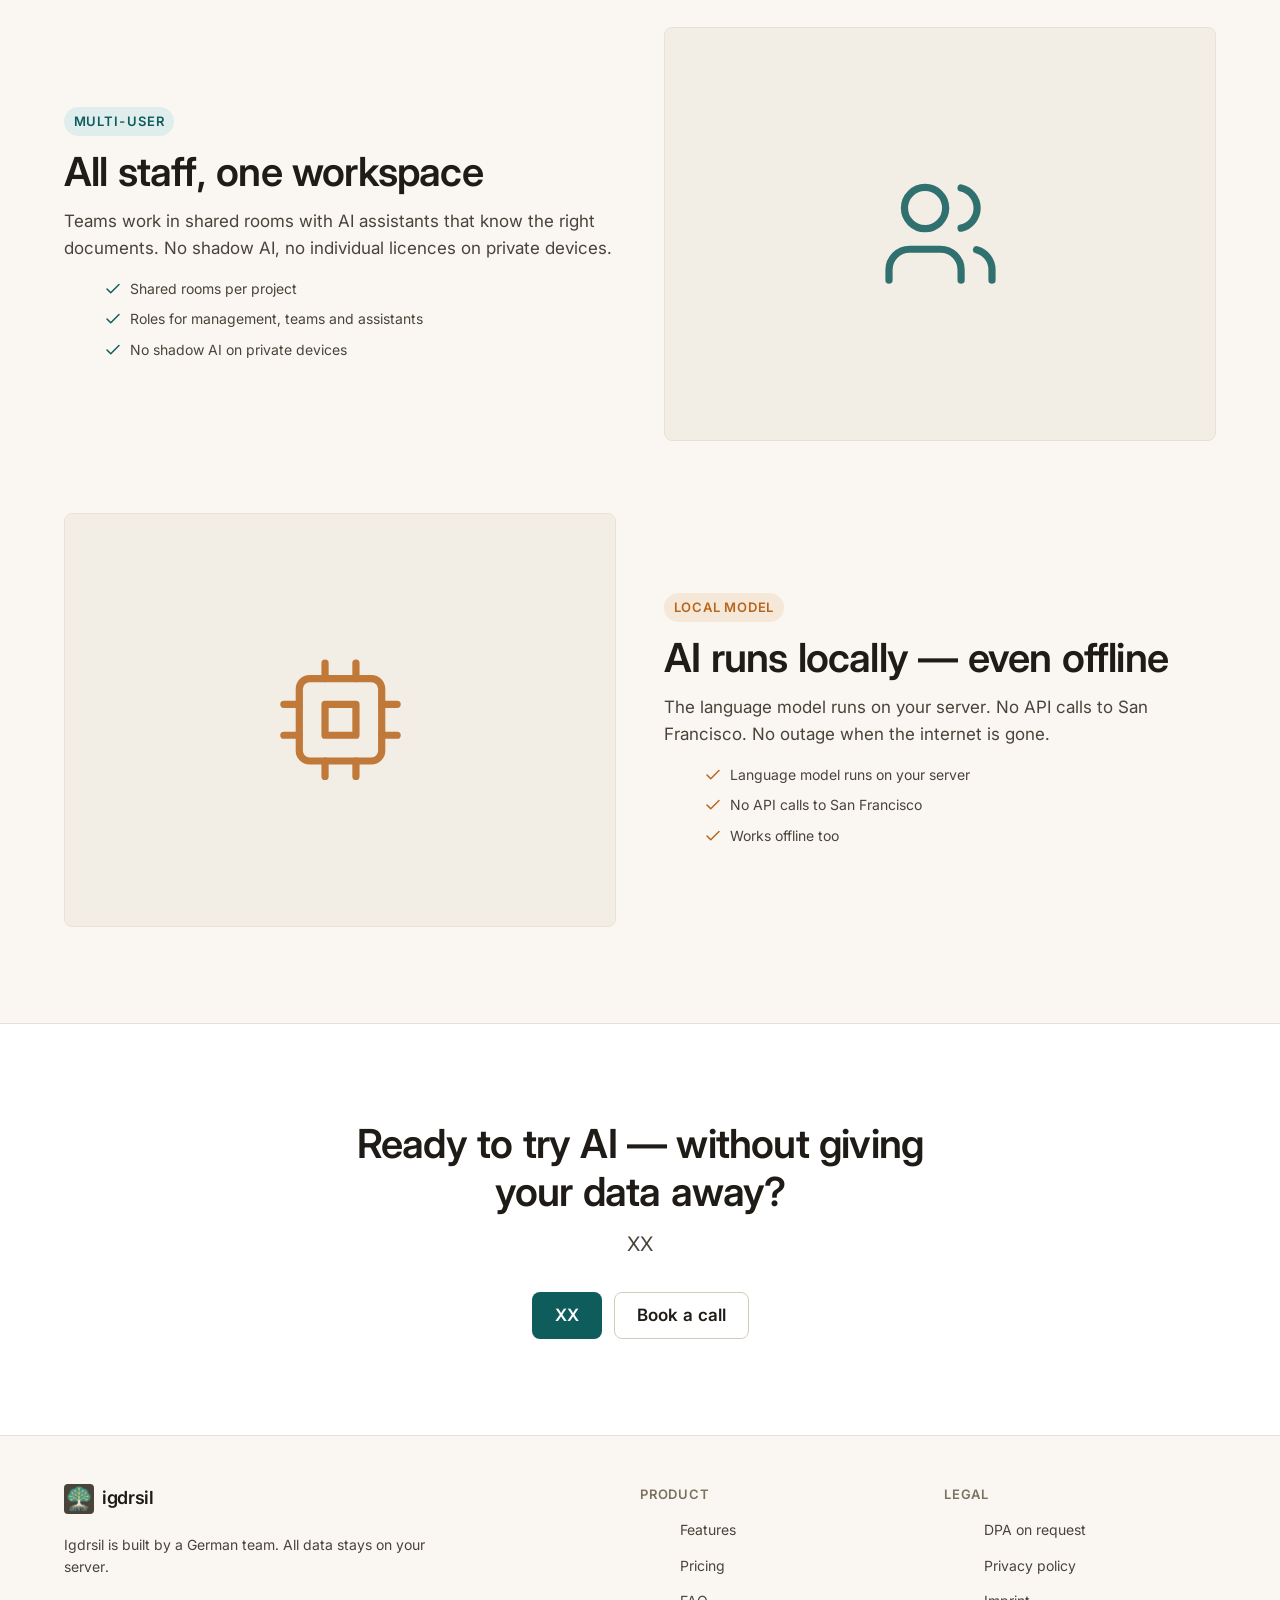
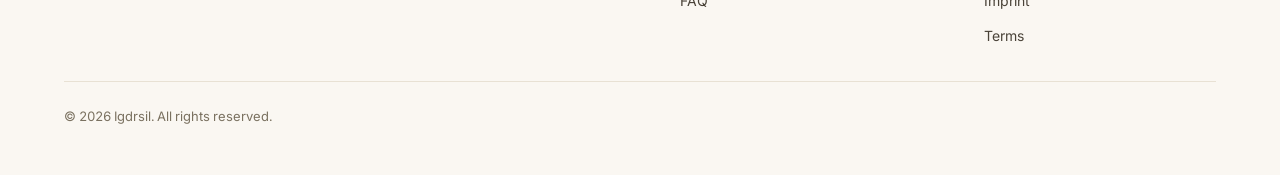
<file: docs/features.html>
<!DOCTYPE html>
<html lang="de" data-fallback-title="Funktionen — Igdrsil">
<head>
  <meta charset="UTF-8" />
  <meta name="viewport" content="width=device-width, initial-scale=1" />
  <title>Funktionen — Igdrsil</title>
  <meta name="description" content="Der KI-Reviewer, der DSGVO-Compliance-Bericht, der gemeinsame Arbeitsraum und das lokale Sprachmodell — alle Funktionen von Igdrsil, auf Ihrem eigenen Server." />
  <link rel="icon" type="image/png" href="assets/img/logo.png" />
  <script>
    (function () {
      try {
        var t = localStorage.getItem("igdrsil-theme");
        if (t === "light" || t === "dark") document.documentElement.setAttribute("data-theme", t);
      } catch (e) {}
    })();
  </script>
  <link rel="preconnect" href="https://fonts.googleapis.com" />
  <link rel="preconnect" href="https://fonts.gstatic.com" crossorigin />
  <link href="https://fonts.googleapis.com/css2?family=Inter:wght@400;500;600&family=JetBrains+Mono:wght@400;500&display=swap" rel="stylesheet" />
  <link rel="stylesheet" href="assets/css/tokens.css" />
  <link rel="stylesheet" href="assets/css/styles.css" />
</head>
<body data-i18n-title="page.features.title">
  <a href="#main" class="skip-link">Zum Inhalt springen</a>

  <header class="header">
    <div class="container container--wide header__inner">
      <a href="index.html" class="brand" aria-label="Igdrsil">
        <img src="assets/img/logo.png" alt="" class="brand__logo" />
        <span class="brand__word">igdrsil</span>
      </a>
      <nav class="nav" aria-label="Hauptnavigation">
        <div class="nav__links" id="nav-links">
          <a class="nav__link" href="features.html" aria-current="page" data-i18n="nav.features">Funktionen</a>
          <a class="nav__link" href="pricing.html" data-i18n="nav.pricing">Preise</a>
          <a class="nav__link" href="faq.html" data-i18n="nav.faq">FAQ</a>
        </div>
        <div class="nav__tools">
          <div class="lang" role="group" aria-label="Sprache / Language">
            <button class="lang__btn" type="button" data-lang="de" aria-pressed="true">DE</button>
            <button class="lang__btn" type="button" data-lang="en" aria-pressed="false">EN</button>
          </div>
          <button class="icon-btn" type="button" data-theme-toggle data-i18n-attr="aria-label:nav.theme" aria-label="Darstellung wechseln">
            <svg class="theme-moon" viewBox="0 0 24 24" fill="none" stroke="currentColor" stroke-width="1.8" stroke-linecap="round" stroke-linejoin="round" aria-hidden="true"><path d="M21 12.8A9 9 0 1 1 11.2 3a7 7 0 0 0 9.8 9.8Z"/></svg>
            <svg class="theme-sun" viewBox="0 0 24 24" fill="none" stroke="currentColor" stroke-width="1.8" stroke-linecap="round" stroke-linejoin="round" aria-hidden="true"><circle cx="12" cy="12" r="4"/><path d="M12 2v2M12 20v2M4.9 4.9l1.4 1.4M17.7 17.7l1.4 1.4M2 12h2M20 12h2M4.9 19.1l1.4-1.4M17.7 6.3l1.4-1.4"/></svg>
          </button>
          <a class="btn btn--primary btn--sm nav__cta-desktop" href="pricing.html" data-i18n="nav.cta">XX</a>
          <button class="icon-btn nav__burger" type="button" aria-expanded="false" aria-controls="nav-links" data-i18n-attr="aria-label:nav.menu" aria-label="Menü">
            <svg class="icon-open" viewBox="0 0 24 24" fill="none" stroke="currentColor" stroke-width="1.8" stroke-linecap="round" aria-hidden="true"><path d="M3 6h18M3 12h18M3 18h18"/></svg>
            <svg class="icon-close" viewBox="0 0 24 24" fill="none" stroke="currentColor" stroke-width="1.8" stroke-linecap="round" aria-hidden="true"><path d="M6 6l12 12M18 6L6 18"/></svg>
          </button>
        </div>
      </nav>
    </div>
  </header>

  <main id="main">
    <!-- Page hero -->
    <section class="hero section--tight">
      <div class="container">
        <div class="hero__inner">
          <p class="eyebrow" data-i18n="features.eyebrow">Funktionen</p>
          <h1 data-i18n="features.title">Was Igdrsil für Ihr Unternehmen tut</h1>
          <p class="hero__sub" data-i18n="featpage.lead">Igdrsil bündelt vier Werkzeuge in einem Arbeitsraum — der Reviewer, der Compliance-Bericht, der gemeinsame Mehrbenutzerbetrieb und das lokale Sprachmodell. Alles läuft auf Ihrem Server, nichts verlässt Ihr Netzwerk.</p>
        </div>
      </div>
    </section>

    <!-- Feature rows -->
    <section class="section">
      <div class="container container--wide">

        <!-- 1 Reviewer -->
        <div class="feature-row reveal">
          <div class="feature-row__text">
            <span class="tag" data-i18n="feat.1.tag">Reviewer</span>
            <h2 data-i18n="feat.1.t">KI-Reviewer für eingehende Dokumente</h2>
            <p data-i18n="feat.1.d">Eingehende Dokumente, interne Entwürfe, Vertragstexte — der Reviewer liest mit, markiert Risiken und erklärt sie verständlich.</p>
            <ul class="checklist">
              <li><svg viewBox="0 0 24 24" fill="none" stroke="currentColor" stroke-width="2" stroke-linecap="round" stroke-linejoin="round" aria-hidden="true"><path d="M20 6 9 17l-5-5"/></svg><span data-i18n="feat.1.point1">Markiert Risiken direkt im Dokument</span></li>
              <li><svg viewBox="0 0 24 24" fill="none" stroke="currentColor" stroke-width="2" stroke-linecap="round" stroke-linejoin="round" aria-hidden="true"><path d="M20 6 9 17l-5-5"/></svg><span data-i18n="feat.1.point2">Erklärungen auf Deutsch, nicht in Fachjargon</span></li>
              <li><svg viewBox="0 0 24 24" fill="none" stroke="currentColor" stroke-width="2" stroke-linecap="round" stroke-linejoin="round" aria-hidden="true"><path d="M20 6 9 17l-5-5"/></svg><span data-i18n="feat.1.point3">Arbeitet mit Ihren eigenen Dokumenten</span></li>
            </ul>
          </div>
          <div class="feature-row__media" aria-hidden="true">
            <svg viewBox="0 0 24 24" fill="none" stroke="currentColor" stroke-width="1.4" stroke-linecap="round" stroke-linejoin="round"><path d="M14 3v4a1 1 0 0 0 1 1h4"/><path d="M17 21H7a2 2 0 0 1-2-2V5a2 2 0 0 1 2-2h7l5 5v11a2 2 0 0 1-2 2Z"/><path d="M9 13l2 2 4-4"/></svg>
          </div>
        </div>

        <!-- 2 Audit-Log -->
        <div class="feature-row feature-row--reverse reveal">
          <div class="feature-row__text">
            <span class="tag" data-i18n="feat.2.tag">Audit-Log</span>
            <h2 data-i18n="feat.2.t">DSGVO-Compliance-Bericht auf Knopfdruck</h2>
            <p data-i18n="feat.2.d">Jede Interaktion wird protokolliert. Bei Bedarf generieren Sie einen Bericht für Datenschutz, IT oder Geschäftsführung — maschinenlesbar und nachvollziehbar.</p>
            <ul class="checklist">
              <li><svg viewBox="0 0 24 24" fill="none" stroke="currentColor" stroke-width="2" stroke-linecap="round" stroke-linejoin="round" aria-hidden="true"><path d="M20 6 9 17l-5-5"/></svg><span data-i18n="feat.2.point1">Lückenlose Protokollierung jeder Interaktion</span></li>
              <li><svg viewBox="0 0 24 24" fill="none" stroke="currentColor" stroke-width="2" stroke-linecap="round" stroke-linejoin="round" aria-hidden="true"><path d="M20 6 9 17l-5-5"/></svg><span data-i18n="feat.2.point2">Monatsbericht, maschinenlesbar und unterschriftsreif</span></li>
              <li><svg viewBox="0 0 24 24" fill="none" stroke="currentColor" stroke-width="2" stroke-linecap="round" stroke-linejoin="round" aria-hidden="true"><path d="M20 6 9 17l-5-5"/></svg><span data-i18n="feat.2.point3">XX</span></li>
            </ul>
          </div>
          <div class="feature-row__media" aria-hidden="true">
            <svg viewBox="0 0 24 24" fill="none" stroke="currentColor" stroke-width="1.4" stroke-linecap="round" stroke-linejoin="round"><path d="M9 12l2 2 4-4"/><path d="M12 3a9 9 0 1 0 9 9"/><path d="M15 3h6v6"/></svg>
          </div>
        </div>

        <!-- 3 Mehrbenutzer -->
        <div class="feature-row reveal">
          <div class="feature-row__text">
            <span class="tag" data-i18n="feat.3.tag">Mehrbenutzer</span>
            <h2 data-i18n="feat.3.t">Alle Mitarbeiter, ein Arbeitsraum</h2>
            <p data-i18n="feat.3.d">Teams arbeiten in gemeinsamen Räumen mit KI-Assistenten, die die richtigen Dokumente kennen. Keine Schatten-KI, keine Einzellizenzen auf Privatgeräten.</p>
            <ul class="checklist">
              <li><svg viewBox="0 0 24 24" fill="none" stroke="currentColor" stroke-width="2" stroke-linecap="round" stroke-linejoin="round" aria-hidden="true"><path d="M20 6 9 17l-5-5"/></svg><span data-i18n="feat.3.point1">Gemeinsame Räume je Projekt</span></li>
              <li><svg viewBox="0 0 24 24" fill="none" stroke="currentColor" stroke-width="2" stroke-linecap="round" stroke-linejoin="round" aria-hidden="true"><path d="M20 6 9 17l-5-5"/></svg><span data-i18n="feat.3.point2">Rollen für Geschäftsführung, Fachteam und Assistenz</span></li>
              <li><svg viewBox="0 0 24 24" fill="none" stroke="currentColor" stroke-width="2" stroke-linecap="round" stroke-linejoin="round" aria-hidden="true"><path d="M20 6 9 17l-5-5"/></svg><span data-i18n="feat.3.point3">Keine Schatten-KI auf Privatgeräten</span></li>
            </ul>
          </div>
          <div class="feature-row__media" aria-hidden="true">
            <svg viewBox="0 0 24 24" fill="none" stroke="currentColor" stroke-width="1.4" stroke-linecap="round" stroke-linejoin="round"><path d="M16 3.1a4 4 0 0 1 0 7.8"/><path d="M22 21v-2a4 4 0 0 0-3-3.9"/><circle cx="9" cy="7" r="4"/><path d="M2 21v-2a4 4 0 0 1 4-4h6a4 4 0 0 1 4 4v2"/></svg>
          </div>
        </div>

        <!-- 4 Lokales Modell (AI accent) -->
        <div class="feature-row feature-row--reverse feature-row--ai reveal">
          <div class="feature-row__text">
            <span class="tag" data-i18n="feat.4.tag">Lokales Modell</span>
            <h2 data-i18n="feat.4.t">KI läuft lokal — auch offline</h2>
            <p data-i18n="feat.4.d">Das Sprachmodell läuft auf Ihrem Server. Keine API-Anfragen nach San Francisco. Kein Ausfall wenn das Internet weg ist.</p>
            <ul class="checklist">
              <li><svg viewBox="0 0 24 24" fill="none" stroke="currentColor" stroke-width="2" stroke-linecap="round" stroke-linejoin="round" aria-hidden="true"><path d="M20 6 9 17l-5-5"/></svg><span data-i18n="feat.4.point1">Sprachmodell läuft auf Ihrem Server</span></li>
              <li><svg viewBox="0 0 24 24" fill="none" stroke="currentColor" stroke-width="2" stroke-linecap="round" stroke-linejoin="round" aria-hidden="true"><path d="M20 6 9 17l-5-5"/></svg><span data-i18n="feat.4.point2">Keine API-Anfragen nach San Francisco</span></li>
              <li><svg viewBox="0 0 24 24" fill="none" stroke="currentColor" stroke-width="2" stroke-linecap="round" stroke-linejoin="round" aria-hidden="true"><path d="M20 6 9 17l-5-5"/></svg><span data-i18n="feat.4.point3">Funktioniert auch offline</span></li>
            </ul>
          </div>
          <div class="feature-row__media" aria-hidden="true">
            <svg viewBox="0 0 24 24" fill="none" stroke="currentColor" stroke-width="1.4" stroke-linecap="round" stroke-linejoin="round"><rect x="4" y="4" width="16" height="16" rx="2"/><rect x="9" y="9" width="6" height="6"/><path d="M9 1v3M15 1v3M9 20v3M15 20v3M1 9h3M1 15h3M20 9h3M20 15h3"/></svg>
          </div>
        </div>

      </div>
    </section>

    <!-- Final CTA -->
    <section class="section cta-band">
      <div class="container">
        <div class="cta-band__inner reveal">
          <h2 data-i18n="cta.title">Bereit, KI zu testen — ohne Ihre Daten wegzugeben?</h2>
          <p class="lead" data-i18n="cta.sub">XX</p>
          <div class="cta-band__ctas">
            <a class="btn btn--primary" href="pricing.html" data-i18n="cta.primary">XX</a>
            <a class="btn btn--secondary" href="pricing.html#enterprise" data-i18n="cta.secondary">Gespräch vereinbaren</a>
          </div>
        </div>
      </div>
    </section>
  </main>

  <footer class="footer">
    <div class="container container--wide">
      <div class="footer__grid">
        <div class="footer__brand">
          <a href="index.html" class="brand" aria-label="Igdrsil">
            <img src="assets/img/logo.png" alt="" class="brand__logo" />
            <span class="brand__word">igdrsil</span>
          </a>
          <p class="footer__tagline" data-i18n="footer.tagline">Igdrsil wird entwickelt von einem deutschen Team. Alle Daten bleiben auf Ihrem Server.</p>
        </div>
        <div class="footer__col">
          <h4 data-i18n="footer.product">Produkt</h4>
          <ul>
            <li><a href="features.html" data-i18n="nav.features">Funktionen</a></li>
            <li><a href="pricing.html" data-i18n="nav.pricing">Preise</a></li>
            <li><a href="faq.html" data-i18n="nav.faq">FAQ</a></li>
          </ul>
        </div>
        <div class="footer__col">
          <h4 data-i18n="footer.legal">Rechtliches</h4>
          <ul>
            <li><a href="#" data-i18n="footer.avv">AVV auf Anfrage</a></li>
            <li><a href="#" data-i18n="footer.privacy">Datenschutzerklärung</a></li>
            <li><a href="#" data-i18n="footer.imprint">Impressum</a></li>
            <li><a href="#" data-i18n="footer.terms">AGB</a></li>
          </ul>
        </div>
      </div>
      <div class="footer__bottom">
        <span data-i18n="footer.copyright">© 2026 Igdrsil. Alle Rechte vorbehalten.</span>
      </div>
    </div>
  </footer>

  <script src="assets/i18n/strings.js"></script>
  <script src="assets/js/main.js"></script>
</body>
</html>
</file>
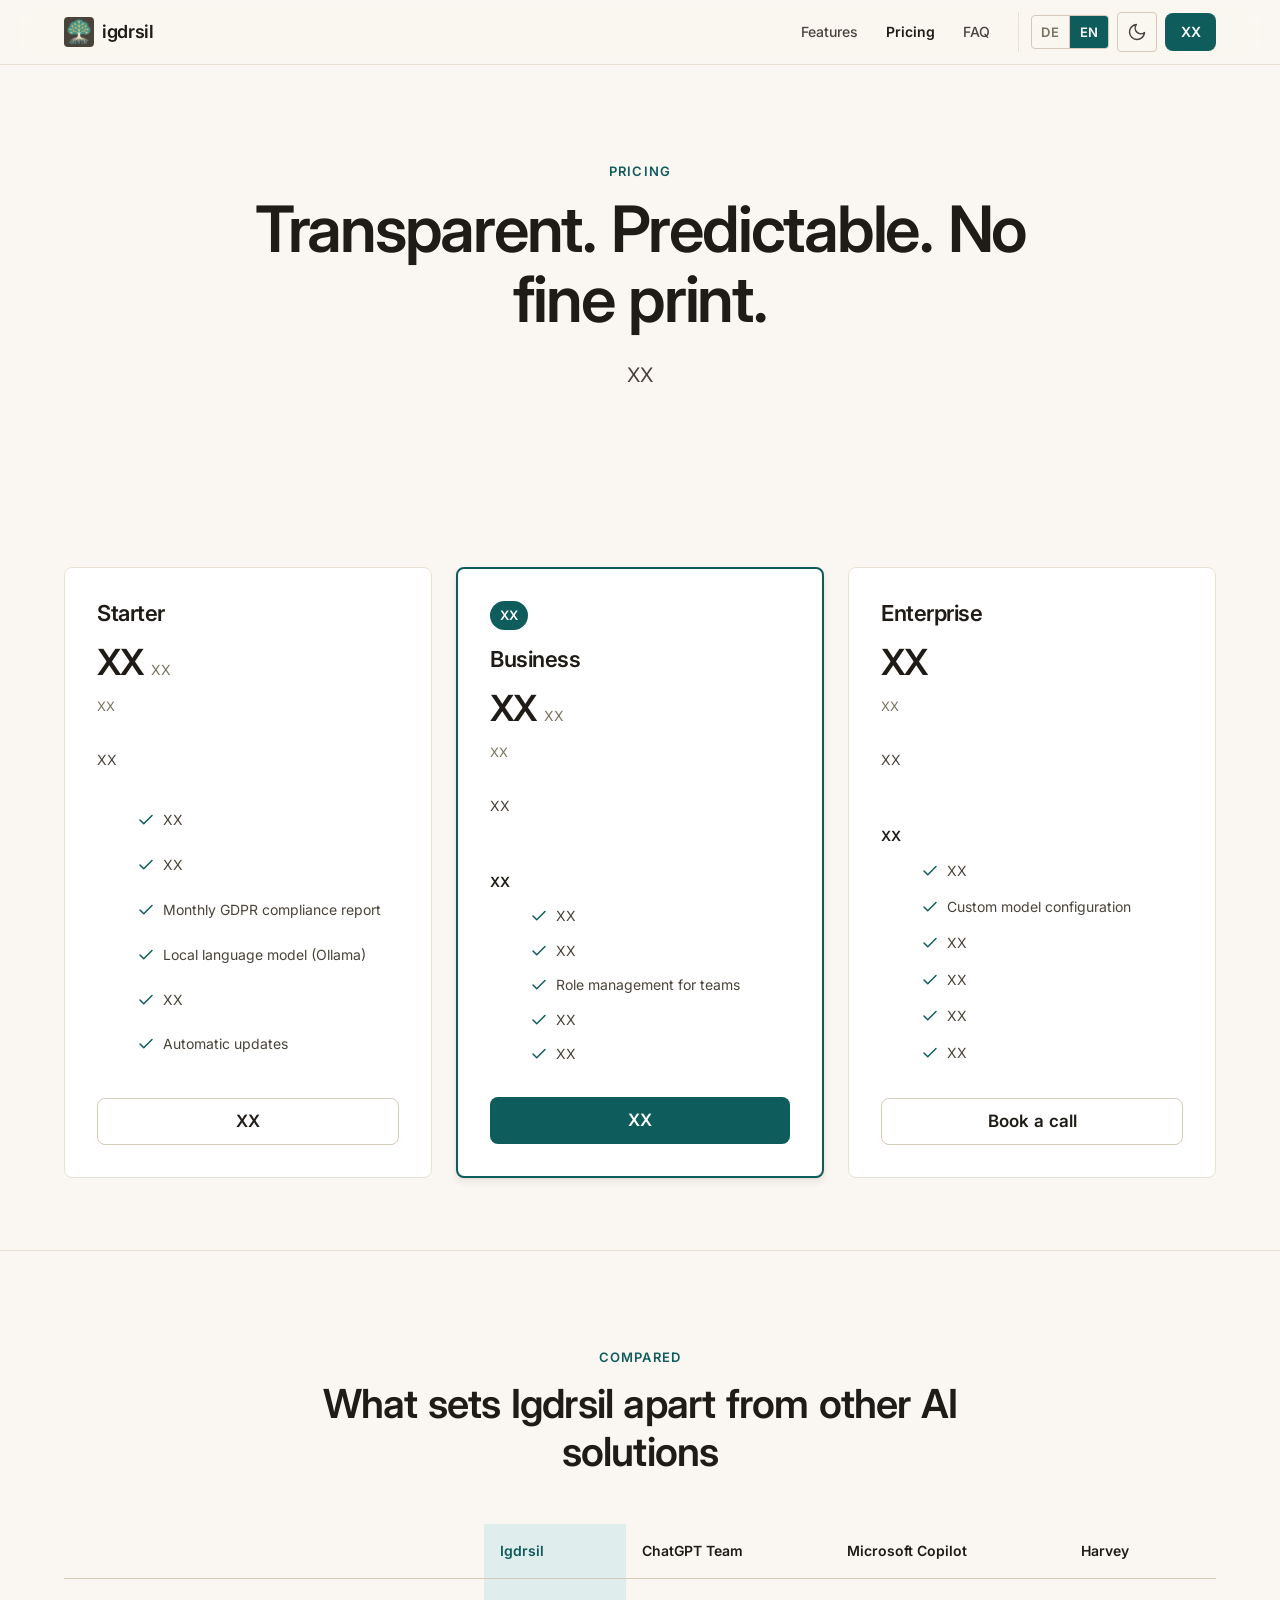
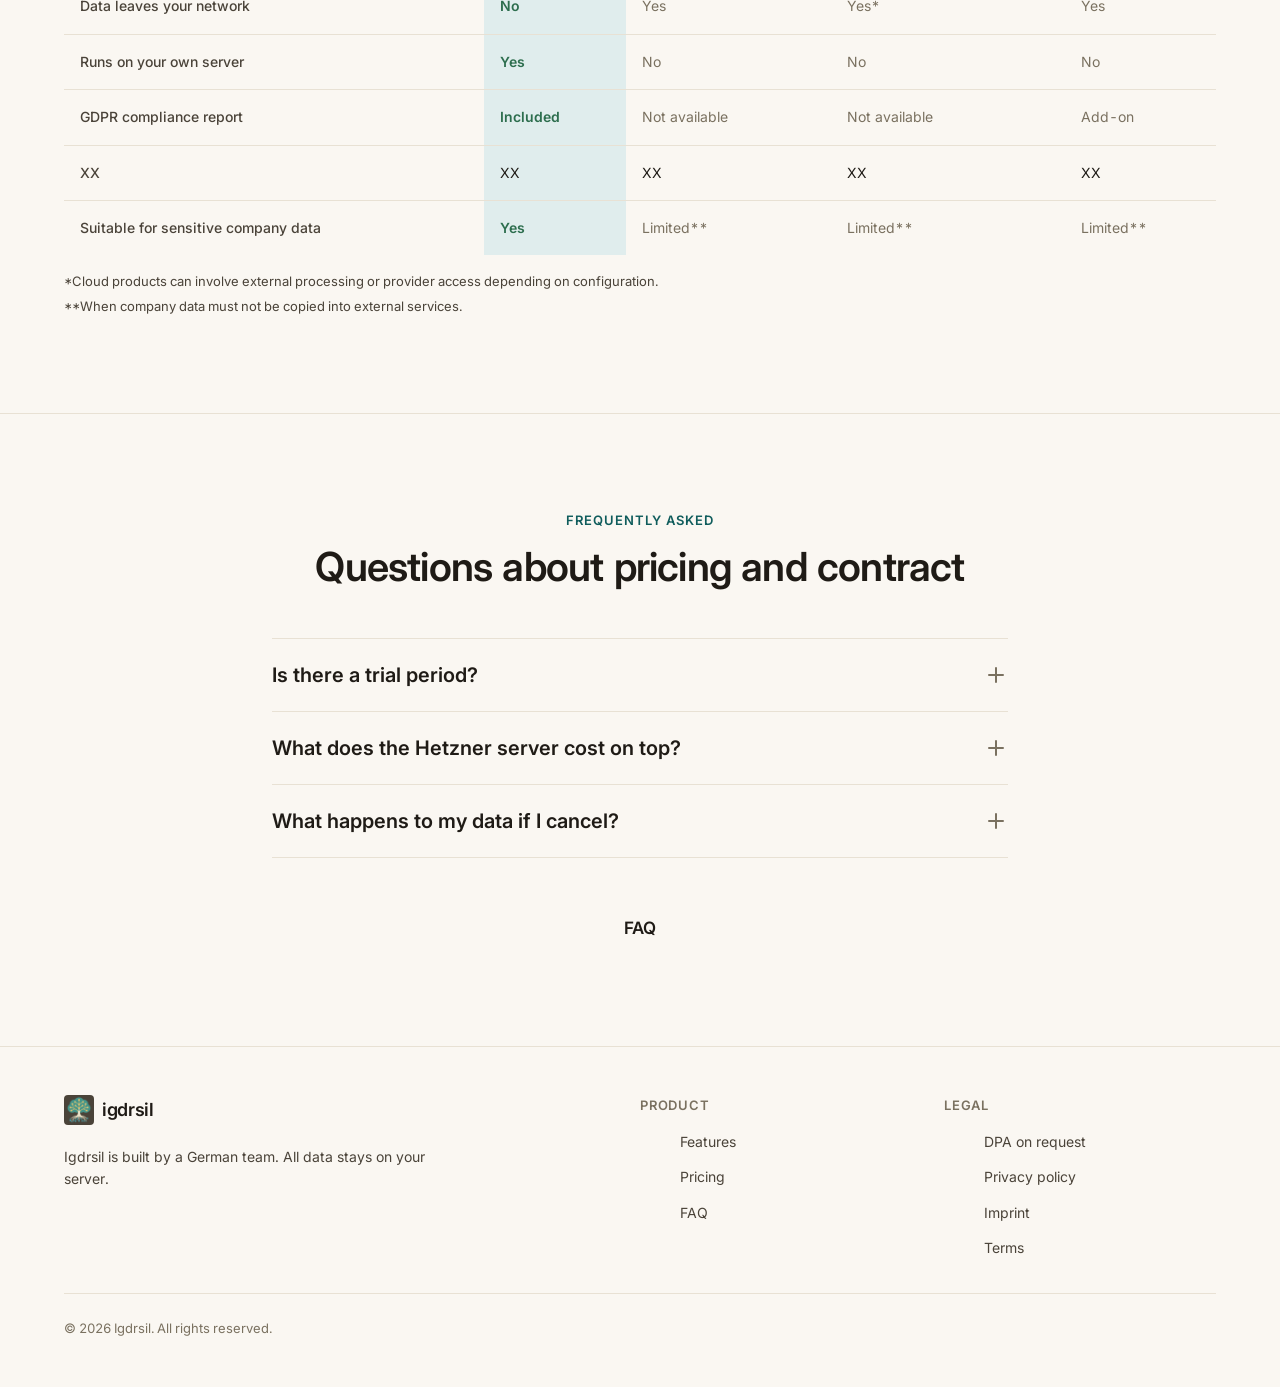
<file: docs/pricing.html>
<!DOCTYPE html>
<html lang="de" data-fallback-title="Preise — Igdrsil">
<head>
  <meta charset="UTF-8" />
  <meta name="viewport" content="width=device-width, initial-scale=1" />
  <title>Preise — Igdrsil</title>
  <meta name="description" content="Transparent, planbar, kein Kleingedrucktes. XX" />
  <link rel="icon" type="image/png" href="assets/img/logo.png" />
  <script>
    (function () {
      try {
        var t = localStorage.getItem("igdrsil-theme");
        if (t === "light" || t === "dark") document.documentElement.setAttribute("data-theme", t);
      } catch (e) {}
    })();
  </script>
  <link rel="preconnect" href="https://fonts.googleapis.com" />
  <link rel="preconnect" href="https://fonts.gstatic.com" crossorigin />
  <link href="https://fonts.googleapis.com/css2?family=Inter:wght@400;500;600&family=JetBrains+Mono:wght@400;500&display=swap" rel="stylesheet" />
  <link rel="stylesheet" href="assets/css/tokens.css" />
  <link rel="stylesheet" href="assets/css/styles.css" />
</head>
<body data-i18n-title="page.pricing.title">
  <a href="#main" class="skip-link">Zum Inhalt springen</a>

  <header class="header">
    <div class="container container--wide header__inner">
      <a href="index.html" class="brand" aria-label="Igdrsil">
        <img src="assets/img/logo.png" alt="" class="brand__logo" />
        <span class="brand__word">igdrsil</span>
      </a>
      <nav class="nav" aria-label="Hauptnavigation">
        <div class="nav__links" id="nav-links">
          <a class="nav__link" href="features.html" data-i18n="nav.features">Funktionen</a>
          <a class="nav__link" href="pricing.html" aria-current="page" data-i18n="nav.pricing">Preise</a>
          <a class="nav__link" href="faq.html" data-i18n="nav.faq">FAQ</a>
        </div>
        <div class="nav__tools">
          <div class="lang" role="group" aria-label="Sprache / Language">
            <button class="lang__btn" type="button" data-lang="de" aria-pressed="true">DE</button>
            <button class="lang__btn" type="button" data-lang="en" aria-pressed="false">EN</button>
          </div>
          <button class="icon-btn" type="button" data-theme-toggle data-i18n-attr="aria-label:nav.theme" aria-label="Darstellung wechseln">
            <svg class="theme-moon" viewBox="0 0 24 24" fill="none" stroke="currentColor" stroke-width="1.8" stroke-linecap="round" stroke-linejoin="round" aria-hidden="true"><path d="M21 12.8A9 9 0 1 1 11.2 3a7 7 0 0 0 9.8 9.8Z"/></svg>
            <svg class="theme-sun" viewBox="0 0 24 24" fill="none" stroke="currentColor" stroke-width="1.8" stroke-linecap="round" stroke-linejoin="round" aria-hidden="true"><circle cx="12" cy="12" r="4"/><path d="M12 2v2M12 20v2M4.9 4.9l1.4 1.4M17.7 17.7l1.4 1.4M2 12h2M20 12h2M4.9 19.1l1.4-1.4M17.7 6.3l1.4-1.4"/></svg>
          </button>
          <a class="btn btn--primary btn--sm nav__cta-desktop" href="#pricing-tiers" data-i18n="nav.cta">XX</a>
          <button class="icon-btn nav__burger" type="button" aria-expanded="false" aria-controls="nav-links" data-i18n-attr="aria-label:nav.menu" aria-label="Menü">
            <svg class="icon-open" viewBox="0 0 24 24" fill="none" stroke="currentColor" stroke-width="1.8" stroke-linecap="round" aria-hidden="true"><path d="M3 6h18M3 12h18M3 18h18"/></svg>
            <svg class="icon-close" viewBox="0 0 24 24" fill="none" stroke="currentColor" stroke-width="1.8" stroke-linecap="round" aria-hidden="true"><path d="M6 6l12 12M18 6L6 18"/></svg>
          </button>
        </div>
      </nav>
    </div>
  </header>

  <main id="main">
    <!-- Page hero -->
    <section class="hero section--tight">
      <div class="container">
        <div class="hero__inner">
          <p class="eyebrow" data-i18n="pricing.eyebrow">Preise</p>
          <h1 data-i18n="pricing.title">Transparent. Planbar. Kein Kleingedrucktes.</h1>
          <p class="hero__sub" data-i18n="pricing.sub">XX</p>
        </div>
      </div>
    </section>

    <!-- Pricing tiers -->
    <section class="section section--tight" id="pricing-tiers">
      <div class="container container--wide">
        <div class="pricing-grid">

          <!-- Starter -->
          <div class="price-card reveal">
            <h2 class="price-card__name" data-i18n="tier1.name">Starter</h2>
            <div class="price-card__price">
              <span class="price-card__amount" data-i18n="tier1.price">XX</span>
              <span class="price-card__period" data-i18n="pricing.perMonth">XX</span>
            </div>
            <p class="price-card__billing" data-i18n="pricing.billedAnnually">XX</p>
            <p class="price-card__for" data-i18n="tier1.for">XX</p>
            <ul class="price-card__features">
              <li><svg viewBox="0 0 24 24" fill="none" stroke="currentColor" stroke-width="2" stroke-linecap="round" stroke-linejoin="round" aria-hidden="true"><path d="M20 6 9 17l-5-5"/></svg><span data-i18n="tier1.f1">XX</span></li>
              <li><svg viewBox="0 0 24 24" fill="none" stroke="currentColor" stroke-width="2" stroke-linecap="round" stroke-linejoin="round" aria-hidden="true"><path d="M20 6 9 17l-5-5"/></svg><span data-i18n="tier1.f2">XX</span></li>
              <li><svg viewBox="0 0 24 24" fill="none" stroke="currentColor" stroke-width="2" stroke-linecap="round" stroke-linejoin="round" aria-hidden="true"><path d="M20 6 9 17l-5-5"/></svg><span data-i18n="tier1.f3">DSGVO-Compliance-Bericht monatlich</span></li>
              <li><svg viewBox="0 0 24 24" fill="none" stroke="currentColor" stroke-width="2" stroke-linecap="round" stroke-linejoin="round" aria-hidden="true"><path d="M20 6 9 17l-5-5"/></svg><span data-i18n="tier1.f4">Lokales Sprachmodell (Ollama)</span></li>
              <li><svg viewBox="0 0 24 24" fill="none" stroke="currentColor" stroke-width="2" stroke-linecap="round" stroke-linejoin="round" aria-hidden="true"><path d="M20 6 9 17l-5-5"/></svg><span data-i18n="tier1.f5">XX</span></li>
              <li><svg viewBox="0 0 24 24" fill="none" stroke="currentColor" stroke-width="2" stroke-linecap="round" stroke-linejoin="round" aria-hidden="true"><path d="M20 6 9 17l-5-5"/></svg><span data-i18n="tier1.f6">Automatische Updates</span></li>
            </ul>
            <a class="btn btn--secondary btn--block" href="#" data-i18n="tier1.cta">XX</a>
          </div>

          <!-- Business (featured) -->
          <div class="price-card price-card--featured reveal">
            <span class="price-card__badge" data-i18n="pricing.popular">XX</span>
            <h2 class="price-card__name" data-i18n="tier2.name">Business</h2>
            <div class="price-card__price">
              <span class="price-card__amount" data-i18n="tier2.price">XX</span>
              <span class="price-card__period" data-i18n="pricing.perMonth">XX</span>
            </div>
            <p class="price-card__billing" data-i18n="pricing.billedAnnually">XX</p>
            <p class="price-card__for" data-i18n="tier2.for">XX</p>
            <p class="price-card__incl" data-i18n="tier2.incl">XX</p>
            <ul class="price-card__features">
              <li><svg viewBox="0 0 24 24" fill="none" stroke="currentColor" stroke-width="2" stroke-linecap="round" stroke-linejoin="round" aria-hidden="true"><path d="M20 6 9 17l-5-5"/></svg><span data-i18n="tier2.f1">XX</span></li>
              <li><svg viewBox="0 0 24 24" fill="none" stroke="currentColor" stroke-width="2" stroke-linecap="round" stroke-linejoin="round" aria-hidden="true"><path d="M20 6 9 17l-5-5"/></svg><span data-i18n="tier2.f2">XX</span></li>
              <li><svg viewBox="0 0 24 24" fill="none" stroke="currentColor" stroke-width="2" stroke-linecap="round" stroke-linejoin="round" aria-hidden="true"><path d="M20 6 9 17l-5-5"/></svg><span data-i18n="tier2.f3">Rollenverwaltung für Teams</span></li>
              <li><svg viewBox="0 0 24 24" fill="none" stroke="currentColor" stroke-width="2" stroke-linecap="round" stroke-linejoin="round" aria-hidden="true"><path d="M20 6 9 17l-5-5"/></svg><span data-i18n="tier2.f4">XX</span></li>
              <li><svg viewBox="0 0 24 24" fill="none" stroke="currentColor" stroke-width="2" stroke-linecap="round" stroke-linejoin="round" aria-hidden="true"><path d="M20 6 9 17l-5-5"/></svg><span data-i18n="tier2.f5">XX</span></li>
            </ul>
            <a class="btn btn--primary btn--block" href="#" data-i18n="tier2.cta">XX</a>
          </div>

          <!-- Enterprise -->
          <div class="price-card reveal" id="enterprise">
            <h2 class="price-card__name" data-i18n="tier3.name">Enterprise</h2>
            <div class="price-card__price">
              <span class="price-card__amount" data-i18n="tier3.price">XX</span>
            </div>
            <p class="price-card__billing" data-i18n="tier3.priceNote">XX</p>
            <p class="price-card__for" data-i18n="tier3.for">XX</p>
            <p class="price-card__incl" data-i18n="tier3.incl">XX</p>
            <ul class="price-card__features">
              <li><svg viewBox="0 0 24 24" fill="none" stroke="currentColor" stroke-width="2" stroke-linecap="round" stroke-linejoin="round" aria-hidden="true"><path d="M20 6 9 17l-5-5"/></svg><span data-i18n="tier3.f1">XX</span></li>
              <li><svg viewBox="0 0 24 24" fill="none" stroke="currentColor" stroke-width="2" stroke-linecap="round" stroke-linejoin="round" aria-hidden="true"><path d="M20 6 9 17l-5-5"/></svg><span data-i18n="tier3.f2">Individuelle Modell-Konfiguration</span></li>
              <li><svg viewBox="0 0 24 24" fill="none" stroke="currentColor" stroke-width="2" stroke-linecap="round" stroke-linejoin="round" aria-hidden="true"><path d="M20 6 9 17l-5-5"/></svg><span data-i18n="tier3.f3">XX</span></li>
              <li><svg viewBox="0 0 24 24" fill="none" stroke="currentColor" stroke-width="2" stroke-linecap="round" stroke-linejoin="round" aria-hidden="true"><path d="M20 6 9 17l-5-5"/></svg><span data-i18n="tier3.f4">XX</span></li>
              <li><svg viewBox="0 0 24 24" fill="none" stroke="currentColor" stroke-width="2" stroke-linecap="round" stroke-linejoin="round" aria-hidden="true"><path d="M20 6 9 17l-5-5"/></svg><span data-i18n="tier3.f5">XX</span></li>
              <li><svg viewBox="0 0 24 24" fill="none" stroke="currentColor" stroke-width="2" stroke-linecap="round" stroke-linejoin="round" aria-hidden="true"><path d="M20 6 9 17l-5-5"/></svg><span data-i18n="tier3.f6">XX</span></li>
            </ul>
            <a class="btn btn--secondary btn--block" href="#" data-i18n="tier3.cta">Gespräch vereinbaren</a>
          </div>

        </div>
      </div>
    </section>

    <!-- Comparison -->
    <section class="section">
      <div class="container container--wide">
        <div class="section__head section__head--center reveal">
          <p class="eyebrow" data-i18n="cmp.eyebrow">Im Vergleich</p>
          <h2 data-i18n="cmp.title">Was Igdrsil von anderen KI-Lösungen unterscheidet</h2>
        </div>
        <div class="table-wrap reveal">
          <table class="cmp-table">
            <colgroup><col /><col class="col-igdrsil" /><col /><col /><col /></colgroup>
            <thead>
              <tr>
                <th scope="col" data-i18n="cmp.col.feature"></th>
                <th scope="col" class="cell-igdrsil" data-i18n="cmp.col.igdrsil">Igdrsil</th>
                <th scope="col" data-i18n="cmp.col.chatgpt">ChatGPT Team</th>
                <th scope="col" data-i18n="cmp.col.copilot">Microsoft Copilot</th>
                <th scope="col" data-i18n="cmp.col.harvey">Harvey</th>
              </tr>
            </thead>
            <tbody>
              <tr>
                <th scope="row" data-i18n="cmp.row1">Daten verlassen Ihr Netzwerk</th>
                <td class="cell-igdrsil cell-yes"><span data-i18n="cmp.r1.igdrsil">Nein</span></td>
                <td class="cell-no"><span data-i18n="cmp.r1.chatgpt">Ja</span></td>
                <td class="cell-no"><span data-i18n="cmp.r1.copilot">Ja*</span></td>
                <td class="cell-no"><span data-i18n="cmp.r1.harvey">Ja</span></td>
              </tr>
              <tr>
                <th scope="row" data-i18n="cmp.row2">Läuft auf Ihrem Server</th>
                <td class="cell-igdrsil cell-yes"><span data-i18n="cmp.r2.igdrsil">Ja</span></td>
                <td class="cell-no"><span data-i18n="cmp.r2.chatgpt">Nein</span></td>
                <td class="cell-no"><span data-i18n="cmp.r2.copilot">Nein</span></td>
                <td class="cell-no"><span data-i18n="cmp.r2.harvey">Nein</span></td>
              </tr>
              <tr>
                <th scope="row" data-i18n="cmp.row3">DSGVO-Compliance-Bericht</th>
                <td class="cell-igdrsil cell-yes"><span data-i18n="cmp.r3.igdrsil">Inklusive</span></td>
                <td class="cell-no"><span data-i18n="cmp.r3.chatgpt">Nicht vorhanden</span></td>
                <td class="cell-no"><span data-i18n="cmp.r3.copilot">Nicht vorhanden</span></td>
                <td class="cell-no"><span data-i18n="cmp.r3.harvey">Add-on</span></td>
              </tr>
              <tr>
                <th scope="row" data-i18n="cmp.row4">XX</th>
                <td class="cell-igdrsil"><span data-i18n="cmp.r4.igdrsil">XX</span></td>
                <td><span data-i18n="cmp.r4.chatgpt">XX</span></td>
                <td><span data-i18n="cmp.r4.copilot">XX</span></td>
                <td><span data-i18n="cmp.r4.harvey">XX</span></td>
              </tr>
              <tr>
                <th scope="row" data-i18n="cmp.row5">Berufsrechtlich vertretbar</th>
                <td class="cell-igdrsil cell-yes"><span data-i18n="cmp.r5.igdrsil">Ja</span></td>
                <td class="cell-no"><span data-i18n="cmp.r5.chatgpt">Eingeschränkt**</span></td>
                <td class="cell-no"><span data-i18n="cmp.r5.copilot">Eingeschränkt**</span></td>
                <td class="cell-no"><span data-i18n="cmp.r5.harvey">Unklar**</span></td>
              </tr>
            </tbody>
          </table>
        </div>
        <div class="cmp-foot reveal">
          <p data-i18n="cmp.foot1">*Microsoft April 2026: Flex-Routing ermöglicht Datenverarbeitung außerhalb der EU-Grenze.</p>
          <p data-i18n="cmp.foot2">**Ohne schriftliche Einzelfallprüfung durch Ihren Datenschutzbeauftragten.</p>
        </div>
      </div>
    </section>

    <!-- Pricing FAQ subset -->
    <section class="section">
      <div class="container">
        <div class="section__head section__head--center reveal">
          <p class="eyebrow" data-i18n="faq.eyebrow">Häufige Fragen</p>
          <h2 data-i18n="pricing.faqTitle">Fragen zu Preisen und Vertrag</h2>
        </div>
        <div class="faq-list reveal">
          <div class="faq-item">
            <h3><button class="faq-item__q" type="button" aria-expanded="false" aria-controls="pf1">
              <span data-i18n="faq.q5">Gibt es eine Probezeit?</span>
              <svg class="faq-item__icon" viewBox="0 0 24 24" fill="none" stroke="currentColor" stroke-width="2" stroke-linecap="round" aria-hidden="true"><path d="M12 5v14M5 12h14"/></svg>
            </button></h3>
            <div class="faq-item__a" id="pf1" role="region"><div class="faq-item__a-inner"><p data-i18n="faq.a5">XX</p></div></div>
          </div>
          <div class="faq-item">
            <h3><button class="faq-item__q" type="button" aria-expanded="false" aria-controls="pf2">
              <span data-i18n="faq.q6">Was kostet der Hetzner-Server zusätzlich?</span>
              <svg class="faq-item__icon" viewBox="0 0 24 24" fill="none" stroke="currentColor" stroke-width="2" stroke-linecap="round" aria-hidden="true"><path d="M12 5v14M5 12h14"/></svg>
            </button></h3>
            <div class="faq-item__a" id="pf2" role="region"><div class="faq-item__a-inner"><p data-i18n="faq.a6">XX</p></div></div>
          </div>
          <div class="faq-item">
            <h3><button class="faq-item__q" type="button" aria-expanded="false" aria-controls="pf3">
              <span data-i18n="faq.q3">Was passiert mit meinen Daten wenn ich kündige?</span>
              <svg class="faq-item__icon" viewBox="0 0 24 24" fill="none" stroke="currentColor" stroke-width="2" stroke-linecap="round" aria-hidden="true"><path d="M12 5v14M5 12h14"/></svg>
            </button></h3>
            <div class="faq-item__a" id="pf3" role="region"><div class="faq-item__a-inner"><p data-i18n="faq.a3">Ihre Daten liegen auf Ihrem Server. Sie können sie jederzeit exportieren oder den Server einfach löschen. Wir haben keinen Zugriff, also gibt es nichts was wir „zurückhalten“ könnten.</p></div></div>
          </div>
        </div>
        <p class="callout reveal" style="margin-top:var(--space-8)"><a class="btn btn--ghost" href="faq.html" data-i18n="nav.faq">FAQ</a></p>
      </div>
    </section>
  </main>

  <footer class="footer">
    <div class="container container--wide">
      <div class="footer__grid">
        <div class="footer__brand">
          <a href="index.html" class="brand" aria-label="Igdrsil">
            <img src="assets/img/logo.png" alt="" class="brand__logo" />
            <span class="brand__word">igdrsil</span>
          </a>
          <p class="footer__tagline" data-i18n="footer.tagline">Igdrsil wird entwickelt von einem deutschen Team. Alle Daten bleiben auf Ihrem Server.</p>
        </div>
        <div class="footer__col">
          <h4 data-i18n="footer.product">Produkt</h4>
          <ul>
            <li><a href="features.html" data-i18n="nav.features">Funktionen</a></li>
            <li><a href="pricing.html" data-i18n="nav.pricing">Preise</a></li>
            <li><a href="faq.html" data-i18n="nav.faq">FAQ</a></li>
          </ul>
        </div>
        <div class="footer__col">
          <h4 data-i18n="footer.legal">Rechtliches</h4>
          <ul>
            <li><a href="#" data-i18n="footer.avv">AVV auf Anfrage</a></li>
            <li><a href="#" data-i18n="footer.privacy">Datenschutzerklärung</a></li>
            <li><a href="#" data-i18n="footer.imprint">Impressum</a></li>
            <li><a href="#" data-i18n="footer.terms">AGB</a></li>
          </ul>
        </div>
      </div>
      <div class="footer__bottom">
        <span data-i18n="footer.copyright">© 2026 Igdrsil. Alle Rechte vorbehalten.</span>
      </div>
    </div>
  </footer>

  <script src="assets/i18n/strings.js"></script>
  <script src="assets/js/main.js"></script>
</body>
</html>
</file>
<file: docs/assets/css/tokens.css>
/* ==========================================================================
   Igdrsil — Design Tokens
   Palette B (warm teal / amber / cream), ported verbatim from design/colors.md.
   Light theme is the default; dark theme applies via prefers-color-scheme
   OR an explicit [data-theme="dark"] override on <html>. A [data-theme="light"]
   override forces light even when the OS prefers dark.
   ========================================================================== */

:root {
  /* --- Brand & Primary (teal) --- */
  --primary: #0F5C5C;
  --primary-hover: #0A4747;
  --primary-pressed: #073838;
  --primary-subtle: #E0EDED;
  --primary-on: #FFFFFF;

  /* --- Accent (burnt amber — AI / intelligence moments ONLY) --- */
  --accent: #B8651C;
  --accent-hover: #9A5418;
  --accent-subtle: #F5E8D9;
  --accent-on: #FFFFFF;

  /* --- Surfaces & Neutrals --- */
  --bg-base: #FAF7F2;      /* warm cream, not pure white */
  --bg-surface: #FFFFFF;
  --bg-elevated: #FFFFFF;
  --bg-sunken: #F2EDE5;
  --bg-hover: #EFEAE0;

  /* --- Borders & Dividers --- */
  --border-subtle: #E8E1D4;
  --border-default: #D4CABA;
  --border-strong: #A8997F;

  /* --- Text --- */
  --text-primary: #1F1B16;
  --text-secondary: #4A4339;
  --text-tertiary: #7A7160;
  --text-disabled: #B0A695;
  --text-inverse: #FAF7F2;
  --text-link: #0F5C5C;

  /* --- Semantic / Status --- */
  --success: #2D6E4E;
  --success-subtle: #E1EFE7;
  --warning: #B8861C;
  --warning-subtle: #F5EBD0;
  --danger: #A8341C;
  --danger-subtle: #F2DDD6;
  --info: #1C5C8A;
  --info-subtle: #D9E6F0;

  /* --- Focus & Interaction --- */
  --focus-ring: rgba(15, 92, 92, 0.40);
  --selection-bg: rgba(15, 92, 92, 0.20);
  --overlay-scrim: rgba(31, 27, 22, 0.50);

  /* --- Elevation (used sparingly — Swiss/minimal prefers borders) --- */
  --shadow-sm: 0 1px 2px rgba(31, 27, 22, 0.06);
  --shadow-md: 0 4px 8px rgba(31, 27, 22, 0.08), 0 1px 3px rgba(31, 27, 22, 0.06);
  --shadow-lg: 0 12px 24px rgba(31, 27, 22, 0.10), 0 4px 8px rgba(31, 27, 22, 0.06);

  /* --- Typography --- */
  --font-sans: "Inter", -apple-system, BlinkMacSystemFont, "Segoe UI", system-ui, sans-serif;
  --font-mono: "JetBrains Mono", "SF Mono", ui-monospace, Menlo, Consolas, monospace;

  /* Type scale (spacious, editorial) */
  --fs-eyebrow: 0.8125rem;   /* 13px */
  --fs-small: 0.875rem;      /* 14px */
  --fs-body: 1.0625rem;      /* 17px */
  --fs-lead: 1.25rem;        /* 20px */
  --fs-h3: 1.375rem;         /* 22px */
  --fs-h2: clamp(1.75rem, 3.5vw, 2.5rem);
  --fs-h1: clamp(2.5rem, 6vw, 4rem);

  --lh-tight: 1.1;
  --lh-heading: 1.2;
  --lh-body: 1.6;

  /* --- Spacing scale (spacious — density 3/10) --- */
  --space-1: 0.25rem;   /* 4  */
  --space-2: 0.5rem;    /* 8  */
  --space-3: 0.75rem;   /* 12 */
  --space-4: 1rem;      /* 16 */
  --space-5: 1.5rem;    /* 24 */
  --space-6: 2rem;      /* 32 */
  --space-8: 3rem;      /* 48 */
  --space-10: 4.5rem;   /* 72 */
  --space-12: 6rem;     /* 96 */
  --space-16: 8rem;     /* 128 */

  /* --- Radius (restrained — nothing above 8px except pills) --- */
  --radius-1: 2px;
  --radius-2: 4px;
  --radius-3: 8px;
  --radius-full: 999px;

  /* --- Layout --- */
  --content-max: 1080px;
  --content-wide: 1200px;
  --header-h: 64px;

  /* --- Motion --- */
  --ease-out: cubic-bezier(0.22, 1, 0.36, 1);
  --ease-in-out: cubic-bezier(0.4, 0, 0.2, 1);
  --dur-fast: 150ms;
  --dur: 240ms;
}

/* --- Dark theme: applied when OS prefers dark AND user hasn't forced light --- */
@media (prefers-color-scheme: dark) {
  :root:not([data-theme="light"]) {
    --primary: #4FB3B3;
    --primary-hover: #6BC4C4;
    --primary-pressed: #3A9999;
    --primary-subtle: #1A3838;
    --primary-on: #0A1F1F;

    --accent: #E89A4F;
    --accent-hover: #F0AD6B;
    --accent-subtle: #3A2A18;
    --accent-on: #1F1408;

    --bg-base: #181613;
    --bg-surface: #221F1A;
    --bg-elevated: #2B2722;
    --bg-sunken: #13110E;
    --bg-hover: #2F2B25;

    --border-subtle: #332E27;
    --border-default: #473F35;
    --border-strong: #6B5F50;

    --text-primary: #F2EDE3;
    --text-secondary: #C2B8A5;
    --text-tertiary: #8F8573;
    --text-disabled: #5C5347;
    --text-inverse: #1F1B16;
    --text-link: #4FB3B3;

    --success: #5FB088;
    --success-subtle: #1A2E24;
    --warning: #D9A93D;
    --warning-subtle: #332918;
    --danger: #D96A52;
    --danger-subtle: #33201B;
    --info: #6BA8D1;
    --info-subtle: #1A2733;

    --focus-ring: rgba(79, 179, 179, 0.50);
    --selection-bg: rgba(79, 179, 179, 0.25);
    --overlay-scrim: rgba(0, 0, 0, 0.65);

    --shadow-sm: 0 1px 2px rgba(0, 0, 0, 0.30);
    --shadow-md: 0 4px 8px rgba(0, 0, 0, 0.40), 0 1px 3px rgba(0, 0, 0, 0.25);
    --shadow-lg: 0 12px 24px rgba(0, 0, 0, 0.50), 0 4px 8px rgba(0, 0, 0, 0.30);
  }
}

/* --- Explicit dark override (manual toggle), regardless of OS setting --- */
:root[data-theme="dark"] {
  --primary: #4FB3B3;
  --primary-hover: #6BC4C4;
  --primary-pressed: #3A9999;
  --primary-subtle: #1A3838;
  --primary-on: #0A1F1F;

  --accent: #E89A4F;
  --accent-hover: #F0AD6B;
  --accent-subtle: #3A2A18;
  --accent-on: #1F1408;

  --bg-base: #181613;
  --bg-surface: #221F1A;
  --bg-elevated: #2B2722;
  --bg-sunken: #13110E;
  --bg-hover: #2F2B25;

  --border-subtle: #332E27;
  --border-default: #473F35;
  --border-strong: #6B5F50;

  --text-primary: #F2EDE3;
  --text-secondary: #C2B8A5;
  --text-tertiary: #8F8573;
  --text-disabled: #5C5347;
  --text-inverse: #1F1B16;
  --text-link: #4FB3B3;

  --success: #5FB088;
  --success-subtle: #1A2E24;
  --warning: #D9A93D;
  --warning-subtle: #332918;
  --danger: #D96A52;
  --danger-subtle: #33201B;
  --info: #6BA8D1;
  --info-subtle: #1A2733;

  --focus-ring: rgba(79, 179, 179, 0.50);
  --selection-bg: rgba(79, 179, 179, 0.25);
  --overlay-scrim: rgba(0, 0, 0, 0.65);

  --shadow-sm: 0 1px 2px rgba(0, 0, 0, 0.30);
  --shadow-md: 0 4px 8px rgba(0, 0, 0, 0.40), 0 1px 3px rgba(0, 0, 0, 0.25);
  --shadow-lg: 0 12px 24px rgba(0, 0, 0, 0.50), 0 4px 8px rgba(0, 0, 0, 0.30);
}
</file>
<file: docs/assets/css/styles.css>
/* ==========================================================================
   Igdrsil — Stylesheet
   Style: Swiss Modernism / Minimalism — strict rhythm, single accent,
   borders over shadows, generous whitespace. Apple-like restraint.
   ========================================================================== */

/* --- Reset / base --- */
*, *::before, *::after { box-sizing: border-box; }
* { margin: 0; }

html {
  -webkit-text-size-adjust: 100%;
  scroll-behavior: smooth;
  scroll-padding-top: calc(var(--header-h) + 16px);
}
@media (prefers-reduced-motion: reduce) {
  html { scroll-behavior: auto; }
}

body {
  font-family: var(--font-sans);
  font-size: var(--fs-body);
  line-height: var(--lh-body);
  color: var(--text-primary);
  background: var(--bg-base);
  -webkit-font-smoothing: antialiased;
  text-rendering: optimizeLegibility;
  font-feature-settings: "tnum" 1; /* tabular figures for prices/columns */
}

::selection { background: var(--selection-bg); }

img { max-width: 100%; display: block; }

a {
  color: var(--text-link);
  text-decoration: none;
  transition: color var(--dur-fast) var(--ease-out);
}
a:hover { color: var(--primary-hover); }

/* Focus ring — visible everywhere, keyboard-first */
:focus-visible {
  outline: 2px solid var(--primary);
  outline-offset: 2px;
  border-radius: var(--radius-2);
}
:focus:not(:focus-visible) { outline: none; }

/* --- Layout primitives --- */
.container {
  width: 100%;
  max-width: var(--content-max);
  margin-inline: auto;
  padding-inline: var(--space-5);
}
.container--wide { max-width: var(--content-wide); }

.section {
  padding-block: var(--space-12);
}
.section--tight { padding-block: var(--space-10); }
.section + .section { border-top: 1px solid var(--border-subtle); }

.section__head {
  max-width: 46rem;
  margin-bottom: var(--space-8);
}
.section__head--center {
  margin-inline: auto;
  text-align: center;
}

/* --- Typography helpers --- */
.eyebrow {
  font-size: var(--fs-eyebrow);
  font-weight: 600;
  letter-spacing: 0.08em;
  text-transform: uppercase;
  color: var(--primary);
  margin-bottom: var(--space-3);
}
h1, h2, h3 { line-height: var(--lh-heading); font-weight: 600; letter-spacing: -0.02em; color: var(--text-primary); }
h1 { font-size: var(--fs-h1); line-height: var(--lh-tight); letter-spacing: -0.035em; }
h2 { font-size: var(--fs-h2); }
h3 { font-size: var(--fs-h3); }
.lead { font-size: var(--fs-lead); color: var(--text-secondary); }
.muted { color: var(--text-tertiary); }
p { color: var(--text-secondary); }
p + p { margin-top: var(--space-4); }

/* --- Buttons --- */
.btn {
  display: inline-flex;
  align-items: center;
  justify-content: center;
  gap: var(--space-2);
  font-family: inherit;
  font-size: var(--fs-body);
  font-weight: 600;
  line-height: 1;
  padding: 0.875rem 1.375rem;
  border-radius: var(--radius-3);
  border: 1px solid transparent;
  cursor: pointer;
  transition: background var(--dur-fast) var(--ease-out),
              border-color var(--dur-fast) var(--ease-out),
              color var(--dur-fast) var(--ease-out),
              transform var(--dur-fast) var(--ease-out);
  min-height: 44px;
  white-space: nowrap;
}
.btn:active { transform: translateY(1px); }

.btn--primary {
  background: var(--primary);
  color: var(--primary-on);
}
.btn--primary:hover { background: var(--primary-hover); color: var(--primary-on); }
.btn--primary:active { background: var(--primary-pressed); }

.btn--secondary {
  background: transparent;
  color: var(--text-primary);
  border-color: var(--border-default);
}
.btn--secondary:hover { background: var(--bg-hover); color: var(--text-primary); border-color: var(--border-strong); }

.btn--ghost {
  background: transparent;
  color: var(--text-primary);
  padding: 0.5rem 0.75rem;
}
.btn--ghost:hover { background: var(--bg-hover); color: var(--text-primary); }

.btn--sm { padding: 0.5rem 0.9rem; font-size: var(--fs-small); min-height: 38px; }
.btn--block { width: 100%; }

@media (prefers-reduced-motion: reduce) {
  .btn:active { transform: none; }
}

/* --- Header --- */
.header {
  position: sticky;
  top: 0;
  z-index: 100;
  background: color-mix(in srgb, var(--bg-base) 88%, transparent);
  -webkit-backdrop-filter: saturate(180%) blur(12px);
  backdrop-filter: saturate(180%) blur(12px);
  border-bottom: 1px solid var(--border-subtle);
}
.header__inner {
  display: flex;
  align-items: center;
  gap: var(--space-5);
  height: var(--header-h);
}
.brand {
  display: inline-flex;
  align-items: center;
  gap: var(--space-2);
  font-weight: 600;
  font-size: 1.125rem;
  letter-spacing: -0.02em;
  color: var(--text-primary);
}
.brand:hover { color: var(--text-primary); }
.brand__logo {
  width: 30px;
  height: 30px;
  border-radius: var(--radius-2);
  flex: none;
}
.brand__word { font-weight: 600; }

.nav {
  display: flex;
  align-items: center;
  gap: var(--space-1);
  margin-left: auto;
}
.nav__links {
  display: flex;
  align-items: center;
  gap: var(--space-1);
}
.nav__link {
  color: var(--text-secondary);
  font-size: var(--fs-small);
  font-weight: 500;
  padding: 0.5rem 0.75rem;
  border-radius: var(--radius-2);
}
.nav__link:hover { color: var(--text-primary); background: var(--bg-hover); }
.nav__link[aria-current="page"] { color: var(--text-primary); font-weight: 600; }

.nav__tools {
  display: flex;
  align-items: center;
  gap: var(--space-2);
  margin-left: var(--space-3);
  padding-left: var(--space-3);
  border-left: 1px solid var(--border-subtle);
}

/* Icon-only controls */
.icon-btn {
  display: inline-flex;
  align-items: center;
  justify-content: center;
  width: 40px;
  height: 40px;
  border: 1px solid var(--border-default);
  border-radius: var(--radius-2);
  background: transparent;
  color: var(--text-secondary);
  cursor: pointer;
  transition: background var(--dur-fast) var(--ease-out), color var(--dur-fast) var(--ease-out);
}
.icon-btn:hover { background: var(--bg-hover); color: var(--text-primary); }
.icon-btn svg { width: 20px; height: 20px; }

/* Language toggle segmented control */
.lang {
  display: inline-flex;
  border: 1px solid var(--border-default);
  border-radius: var(--radius-2);
  overflow: hidden;
}
.lang__btn {
  font-family: inherit;
  font-size: var(--fs-eyebrow);
  font-weight: 600;
  letter-spacing: 0.04em;
  padding: 0.5rem 0.6rem;
  background: transparent;
  color: var(--text-tertiary);
  border: none;
  cursor: pointer;
  transition: background var(--dur-fast) var(--ease-out), color var(--dur-fast) var(--ease-out);
}
.lang__btn + .lang__btn { border-left: 1px solid var(--border-default); }
.lang__btn:hover { color: var(--text-primary); }
.lang__btn[aria-pressed="true"] { background: var(--primary); color: var(--primary-on); }

/* Theme icon swap */
.icon-btn .theme-sun { display: none; }
.icon-btn .theme-moon { display: block; }
:root[data-theme="dark"] .icon-btn .theme-sun { display: block; }
:root[data-theme="dark"] .icon-btn .theme-moon { display: none; }
@media (prefers-color-scheme: dark) {
  :root:not([data-theme="light"]) .icon-btn .theme-sun { display: block; }
  :root:not([data-theme="light"]) .icon-btn .theme-moon { display: none; }
}

/* Mobile menu toggle */
.nav__burger { display: none; }

/* --- Hero --- */
.hero {
  padding-block: var(--space-12) var(--space-10);
  text-align: center;
}
.hero__inner { max-width: 52rem; margin-inline: auto; }
.hero h1 { margin-bottom: var(--space-5); }
.hero__sub {
  font-size: var(--fs-lead);
  color: var(--text-secondary);
  max-width: 40rem;
  margin-inline: auto;
  margin-bottom: var(--space-6);
}
.hero__ctas {
  display: flex;
  gap: var(--space-3);
  justify-content: center;
  flex-wrap: wrap;
  margin-bottom: var(--space-5);
}
.hero__proof {
  font-size: var(--fs-small);
  color: var(--text-tertiary);
  max-width: 34rem;
  margin-inline: auto;
}

/* --- Trust bar --- */
.trustbar {
  border-top: 1px solid var(--border-subtle);
  border-bottom: 1px solid var(--border-subtle);
  background: var(--bg-surface);
}
.trustbar__list {
  display: flex;
  flex-wrap: wrap;
  justify-content: center;
  gap: var(--space-4) var(--space-6);
  padding-block: var(--space-5);
  list-style: none;
}
.trustbar__item {
  display: inline-flex;
  align-items: center;
  gap: var(--space-2);
  font-size: var(--fs-small);
  font-weight: 500;
  color: var(--text-secondary);
}
.trustbar__item svg { width: 18px; height: 18px; color: var(--primary); flex: none; }

/* --- Problem section (editorial) --- */
.problem__body { max-width: 44rem; }
.problem__body p { font-size: var(--fs-lead); }
.problem__body .kicker {
  color: var(--text-primary);
  font-weight: 600;
}

/* --- How it works: steps --- */
.steps {
  display: grid;
  grid-template-columns: repeat(3, 1fr);
  gap: var(--space-5);
}
.step {
  border: 1px solid var(--border-subtle);
  border-radius: var(--radius-3);
  background: var(--bg-surface);
  padding: var(--space-6);
}
.step__n {
  font-family: var(--font-mono);
  font-size: var(--fs-small);
  color: var(--primary);
  font-weight: 500;
  margin-bottom: var(--space-4);
}
.step h3 { margin-bottom: var(--space-2); }
.step p { font-size: var(--fs-small); }

.terminal {
  margin-top: var(--space-4);
  background: var(--bg-sunken);
  border: 1px solid var(--border-subtle);
  border-radius: var(--radius-2);
  padding: var(--space-3) var(--space-4);
  font-family: var(--font-mono);
  font-size: 0.8125rem;
  color: var(--text-primary);
  overflow-x: auto;
  white-space: nowrap;
}
.terminal .prompt { color: var(--primary); user-select: none; }

.callout {
  margin-top: var(--space-6);
  text-align: center;
  font-size: var(--fs-small);
  color: var(--text-tertiary);
}

/* --- Feature grid (bento) --- */
.feature-grid {
  display: grid;
  grid-template-columns: repeat(2, 1fr);
  gap: var(--space-5);
}
.feature-card {
  border: 1px solid var(--border-subtle);
  border-radius: var(--radius-3);
  background: var(--bg-surface);
  padding: var(--space-6);
  transition: border-color var(--dur-fast) var(--ease-out);
}
.feature-card:hover { border-color: var(--border-default); }
.feature-card__icon {
  width: 44px;
  height: 44px;
  display: inline-flex;
  align-items: center;
  justify-content: center;
  border-radius: var(--radius-2);
  background: var(--primary-subtle);
  color: var(--primary);
  margin-bottom: var(--space-4);
}
/* Feature 4 = the "AI runs locally" card — amber accent (AI moment) */
.feature-card--ai .feature-card__icon {
  background: var(--accent-subtle);
  color: var(--accent);
}
.feature-card__icon svg { width: 24px; height: 24px; }
.feature-card h3 { margin-bottom: var(--space-2); }
.feature-card p { font-size: var(--fs-small); }

/* --- Features page: alternating rows --- */
.feature-row {
  display: grid;
  grid-template-columns: 1fr 1fr;
  gap: var(--space-8);
  align-items: center;
}
.feature-row + .feature-row { margin-top: var(--space-10); }
.feature-row__media {
  border: 1px solid var(--border-subtle);
  border-radius: var(--radius-3);
  background: var(--bg-sunken);
  aspect-ratio: 4 / 3;
  display: flex;
  align-items: center;
  justify-content: center;
  color: var(--primary);
}
.feature-row--reverse .feature-row__text { order: 2; }
.feature-row--reverse .feature-row__media { order: 1; }
.feature-row__media svg { width: 30%; height: 30%; opacity: 0.85; }
.feature-row--ai .feature-row__media { color: var(--accent); }
.tag {
  display: inline-block;
  font-size: var(--fs-eyebrow);
  font-weight: 600;
  letter-spacing: 0.06em;
  text-transform: uppercase;
  color: var(--primary);
  background: var(--primary-subtle);
  padding: 0.25rem 0.6rem;
  border-radius: var(--radius-full);
  margin-bottom: var(--space-3);
}
.feature-row--ai .tag { color: var(--accent); background: var(--accent-subtle); }
.feature-row h2 { margin-bottom: var(--space-3); }
.checklist {
  list-style: none;
  margin-top: var(--space-4);
  display: grid;
  gap: var(--space-2);
}
.checklist li {
  display: flex;
  align-items: flex-start;
  gap: var(--space-2);
  font-size: var(--fs-small);
  color: var(--text-secondary);
}
.checklist svg { width: 18px; height: 18px; color: var(--primary); flex: none; margin-top: 2px; }
.feature-row--ai .checklist svg { color: var(--accent); }

/* --- Comparison table --- */
.table-wrap { overflow-x: auto; -webkit-overflow-scrolling: touch; }
.cmp-table {
  width: 100%;
  border-collapse: collapse;
  min-width: 640px;
  font-size: var(--fs-small);
}
.cmp-table th, .cmp-table td {
  text-align: left;
  padding: var(--space-4);
  border-bottom: 1px solid var(--border-subtle);
  vertical-align: middle;
}
.cmp-table thead th {
  font-weight: 600;
  color: var(--text-primary);
  border-bottom: 1px solid var(--border-default);
}
.cmp-table th[scope="row"] { color: var(--text-secondary); font-weight: 500; }
.cmp-table col.col-igdrsil,
.cmp-table .cell-igdrsil { background: var(--primary-subtle); }
.cmp-table thead .cell-igdrsil { color: var(--primary); }
.cmp-table tbody tr:last-child td,
.cmp-table tbody tr:last-child th { border-bottom: none; }
.cell-yes { color: var(--success); font-weight: 600; }
.cell-no { color: var(--text-tertiary); }
.cmp-icon { display: inline-flex; vertical-align: -3px; margin-right: 4px; }
.cmp-icon svg { width: 16px; height: 16px; }
.cmp-foot {
  margin-top: var(--space-4);
  font-size: var(--fs-eyebrow);
  color: var(--text-tertiary);
}
.cmp-foot p + p { margin-top: var(--space-1); }

/* --- Pricing --- */
.pricing-grid {
  display: grid;
  grid-template-columns: repeat(3, 1fr);
  gap: var(--space-5);
  align-items: start;
}
.price-card {
  border: 1px solid var(--border-subtle);
  border-radius: var(--radius-3);
  background: var(--bg-surface);
  padding: var(--space-6);
  display: flex;
  flex-direction: column;
  height: 100%;
}
.price-card--featured {
  border-color: var(--primary);
  border-width: 2px;
  box-shadow: var(--shadow-md);
}
.price-card__badge {
  display: inline-block;
  align-self: flex-start;
  font-size: var(--fs-eyebrow);
  font-weight: 600;
  letter-spacing: 0.04em;
  text-transform: uppercase;
  color: var(--primary-on);
  background: var(--primary);
  padding: 0.25rem 0.6rem;
  border-radius: var(--radius-full);
  margin-bottom: var(--space-4);
}
.price-card__name { font-size: var(--fs-h3); font-weight: 600; margin-bottom: var(--space-2); }
.price-card__price {
  display: flex;
  align-items: baseline;
  gap: var(--space-2);
  margin-bottom: var(--space-1);
}
.price-card__amount { font-size: 2.25rem; font-weight: 600; letter-spacing: -0.03em; color: var(--text-primary); }
.price-card__period { font-size: var(--fs-small); color: var(--text-tertiary); }
.price-card__billing { font-size: var(--fs-eyebrow); color: var(--text-tertiary); margin-bottom: var(--space-4); }
.price-card__for { font-size: var(--fs-small); color: var(--text-secondary); margin-bottom: var(--space-5); min-height: 2.6em; }
.price-card__incl { font-size: var(--fs-small); font-weight: 600; color: var(--text-primary); margin-bottom: var(--space-3); }
.price-card__features {
  list-style: none;
  display: grid;
  gap: var(--space-3);
  margin-bottom: var(--space-6);
  flex: 1;
}
.price-card__features li {
  display: flex;
  align-items: flex-start;
  gap: var(--space-2);
  font-size: var(--fs-small);
  color: var(--text-secondary);
}
.price-card__features svg { width: 18px; height: 18px; color: var(--primary); flex: none; margin-top: 2px; }

/* --- FAQ accordion --- */
.faq-list {
  max-width: 46rem;
  margin-inline: auto;
  border-top: 1px solid var(--border-subtle);
}
.faq-item { border-bottom: 1px solid var(--border-subtle); }
.faq-item__q {
  width: 100%;
  display: flex;
  align-items: center;
  justify-content: space-between;
  gap: var(--space-4);
  text-align: left;
  background: transparent;
  border: none;
  cursor: pointer;
  padding: var(--space-5) 0;
  font-family: inherit;
  font-size: var(--fs-lead);
  font-weight: 600;
  color: var(--text-primary);
  line-height: var(--lh-heading);
}
.faq-item__icon {
  flex: none;
  width: 24px;
  height: 24px;
  color: var(--text-tertiary);
  transition: transform var(--dur) var(--ease-out);
}
.faq-item__q[aria-expanded="true"] .faq-item__icon { transform: rotate(45deg); color: var(--primary); }
.faq-item__a {
  overflow: hidden;
  max-height: 0;
  transition: max-height var(--dur) var(--ease-out);
}
.faq-item__a-inner { padding-bottom: var(--space-5); }
.faq-item__a-inner p { font-size: var(--fs-body); }
@media (prefers-reduced-motion: reduce) {
  .faq-item__icon, .faq-item__a { transition: none; }
}

/* --- Final CTA band --- */
.cta-band { text-align: center; background: var(--bg-surface); }
.cta-band__inner { max-width: 40rem; margin-inline: auto; }
.cta-band h2 { margin-bottom: var(--space-3); }
.cta-band .lead { margin-bottom: var(--space-6); }
.cta-band__ctas { display: flex; gap: var(--space-3); justify-content: center; flex-wrap: wrap; }

/* --- Footer --- */
.footer {
  border-top: 1px solid var(--border-subtle);
  background: var(--bg-base);
  padding-block: var(--space-8);
}
.footer__grid {
  display: grid;
  grid-template-columns: 2fr 1fr 1fr;
  gap: var(--space-6);
  margin-bottom: var(--space-6);
}
.footer__tagline { font-size: var(--fs-small); color: var(--text-secondary); max-width: 24rem; margin-top: var(--space-3); }
.footer__col h4 {
  font-size: var(--fs-eyebrow);
  text-transform: uppercase;
  letter-spacing: 0.06em;
  color: var(--text-tertiary);
  font-weight: 600;
  margin-bottom: var(--space-3);
}
.footer__col ul { list-style: none; display: grid; gap: var(--space-2); }
.footer__col a { font-size: var(--fs-small); color: var(--text-secondary); }
.footer__col a:hover { color: var(--text-primary); }
.footer__bottom {
  border-top: 1px solid var(--border-subtle);
  padding-top: var(--space-5);
  font-size: var(--fs-eyebrow);
  color: var(--text-tertiary);
}

/* --- Scroll reveal --- */
.reveal {
  opacity: 0;
  transform: translateY(16px);
  transition: opacity 0.5s var(--ease-out), transform 0.5s var(--ease-out);
  will-change: opacity, transform;
}
.reveal.is-visible { opacity: 1; transform: none; }
@media (prefers-reduced-motion: reduce) {
  .reveal { opacity: 1; transform: none; transition: none; }
}

/* --- Utilities --- */
.skip-link {
  position: absolute;
  left: -9999px;
  top: 0;
  z-index: 200;
  background: var(--primary);
  color: var(--primary-on);
  padding: var(--space-3) var(--space-4);
  border-radius: var(--radius-2);
}
.skip-link:focus { left: var(--space-4); top: var(--space-3); color: var(--primary-on); }
.visually-hidden {
  position: absolute; width: 1px; height: 1px; padding: 0; margin: -1px;
  overflow: hidden; clip: rect(0 0 0 0); white-space: nowrap; border: 0;
}

/* ==========================================================================
   Responsive
   ========================================================================== */
@media (max-width: 900px) {
  .steps { grid-template-columns: 1fr; }
  .feature-grid { grid-template-columns: 1fr; }
  .pricing-grid { grid-template-columns: 1fr; max-width: 26rem; margin-inline: auto; }
  .price-card--featured { order: -1; }
  .feature-row, .feature-row--reverse .feature-row__text, .feature-row--reverse .feature-row__media { grid-template-columns: 1fr; }
  .feature-row { grid-template-columns: 1fr; }
  .feature-row__media { order: -1 !important; }
  .feature-row--reverse .feature-row__text { order: 0; }
  .footer__grid { grid-template-columns: 1fr 1fr; }
}

@media (max-width: 720px) {
  .section { padding-block: var(--space-10); }
  .hero { padding-block: var(--space-10) var(--space-8); }

  /* Collapse nav into a slide-down panel */
  .nav__links {
    position: fixed;
    inset: var(--header-h) 0 auto 0;
    flex-direction: column;
    align-items: stretch;
    gap: 0;
    background: var(--bg-surface);
    border-bottom: 1px solid var(--border-subtle);
    padding: var(--space-3);
    box-shadow: var(--shadow-lg);
    transform: translateY(-8px);
    opacity: 0;
    pointer-events: none;
    transition: opacity var(--dur-fast) var(--ease-out), transform var(--dur-fast) var(--ease-out);
  }
  .nav__links.is-open { transform: none; opacity: 1; pointer-events: auto; }
  .nav__link { padding: var(--space-4); font-size: var(--fs-body); border-radius: var(--radius-2); }
  .nav__burger {
    display: inline-flex;
    order: 3;
  }
  .nav__burger .icon-close { display: none; }
  .nav__burger[aria-expanded="true"] .icon-open { display: none; }
  .nav__burger[aria-expanded="true"] .icon-close { display: block; }
  .nav { margin-left: auto; gap: var(--space-2); }
  .nav__tools { margin-left: 0; padding-left: 0; border-left: none; }
  .nav__cta-desktop { display: none; }
  .footer__grid { grid-template-columns: 1fr; }
  .feature-row__media { aspect-ratio: 16 / 9; }
}

@media (prefers-reduced-motion: reduce) {
  .nav__links { transition: none; }
}
</file>
